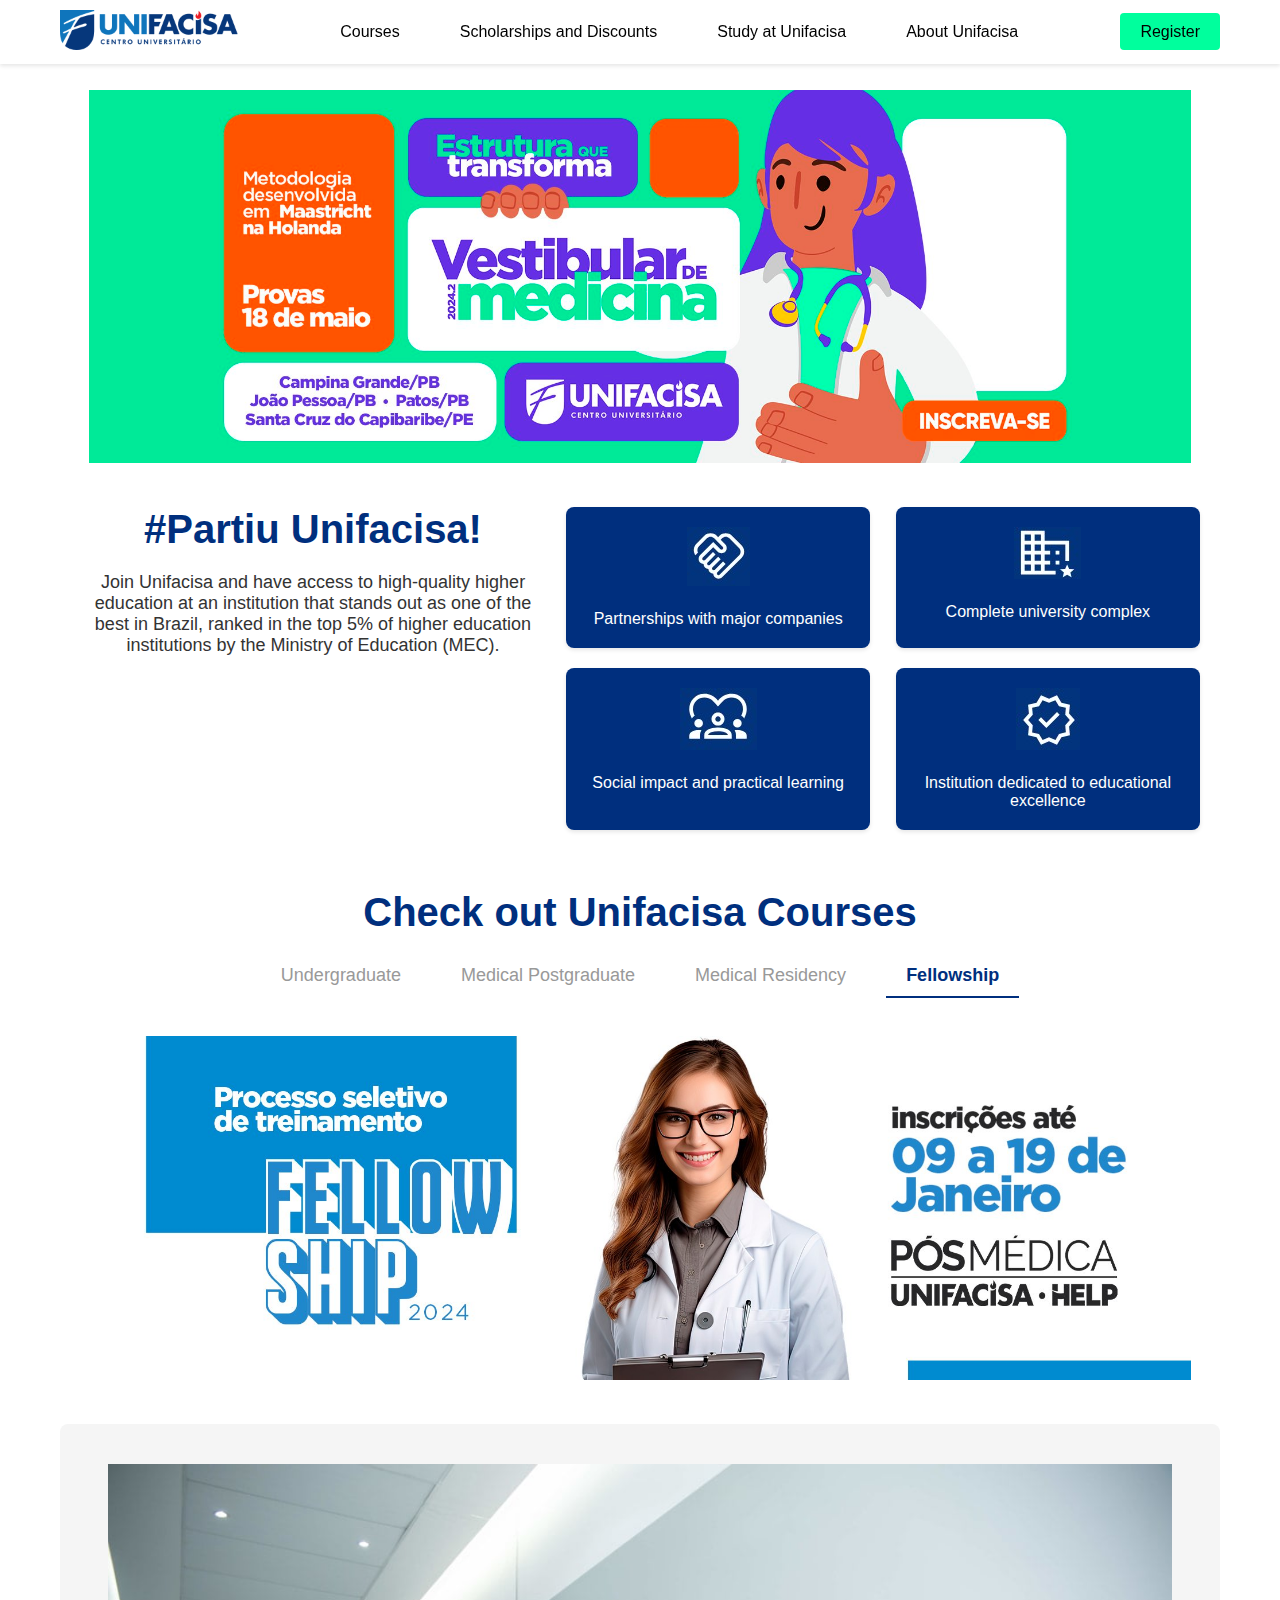
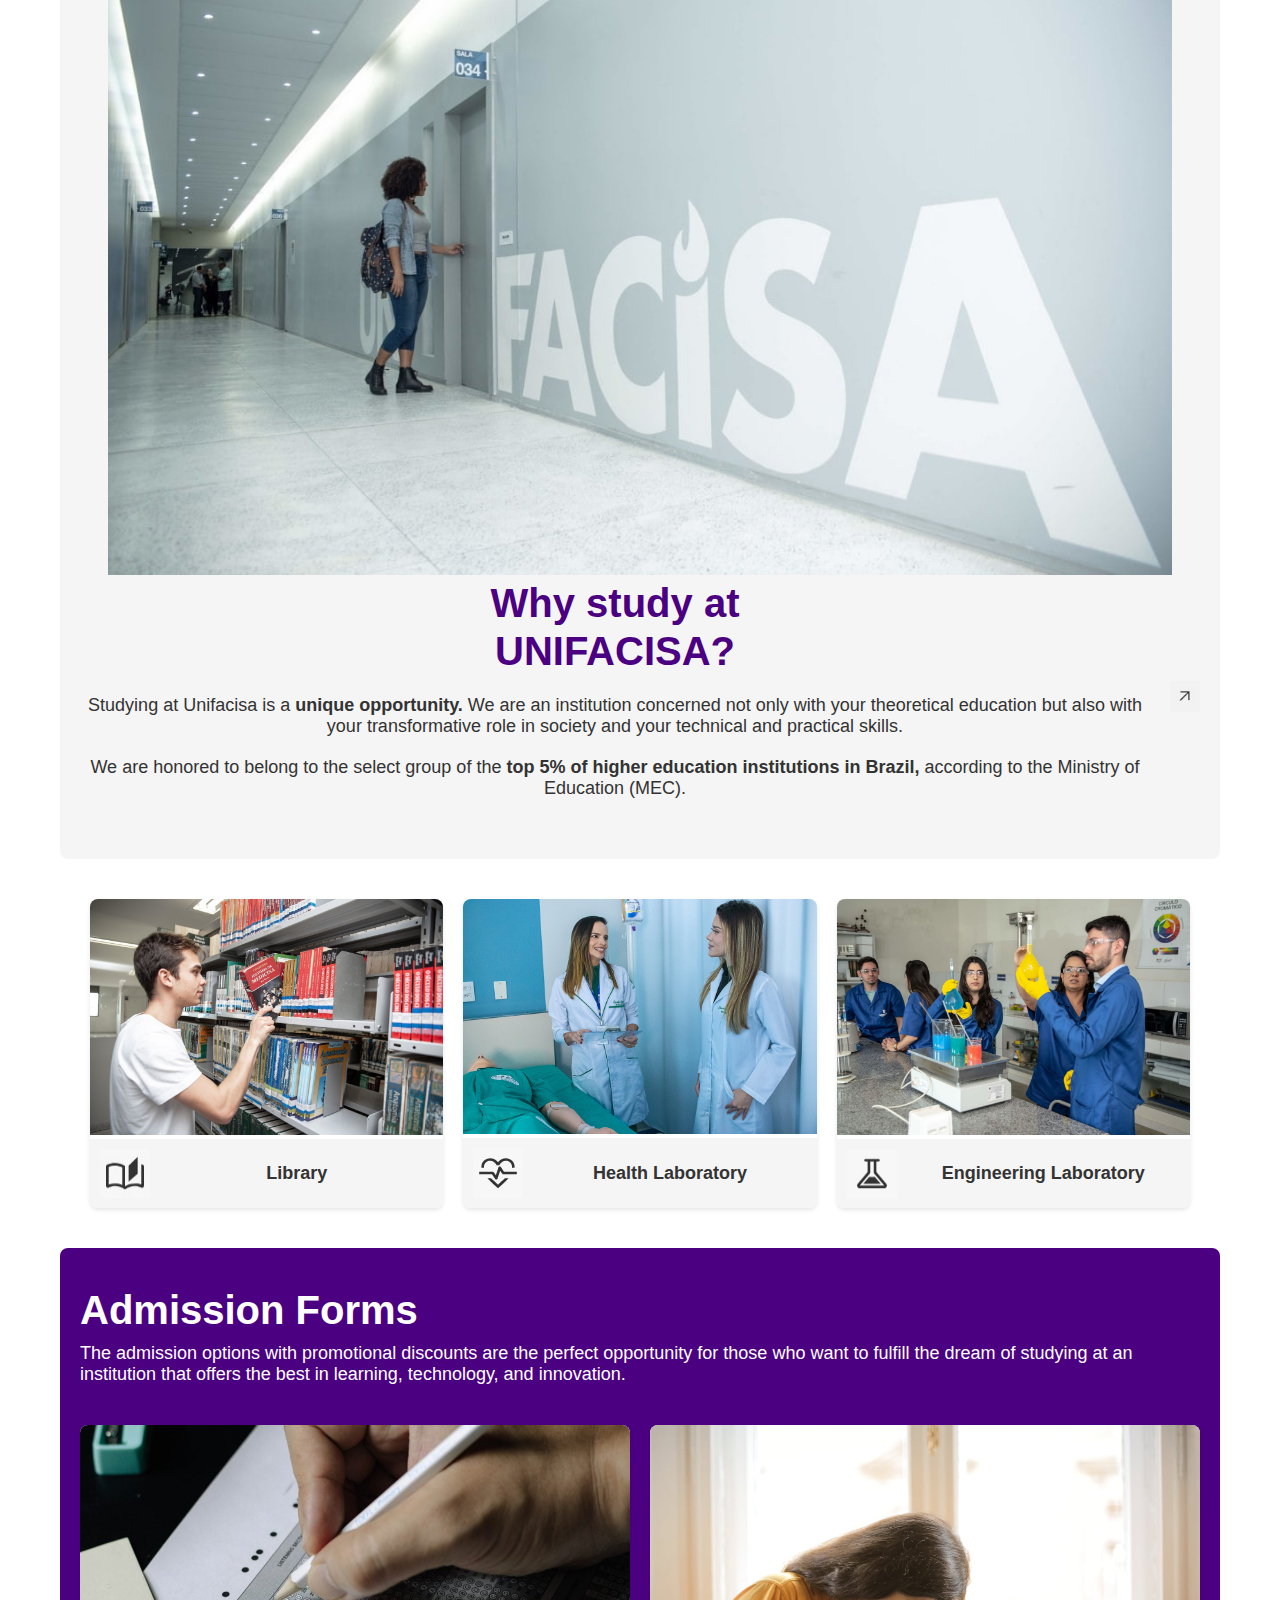
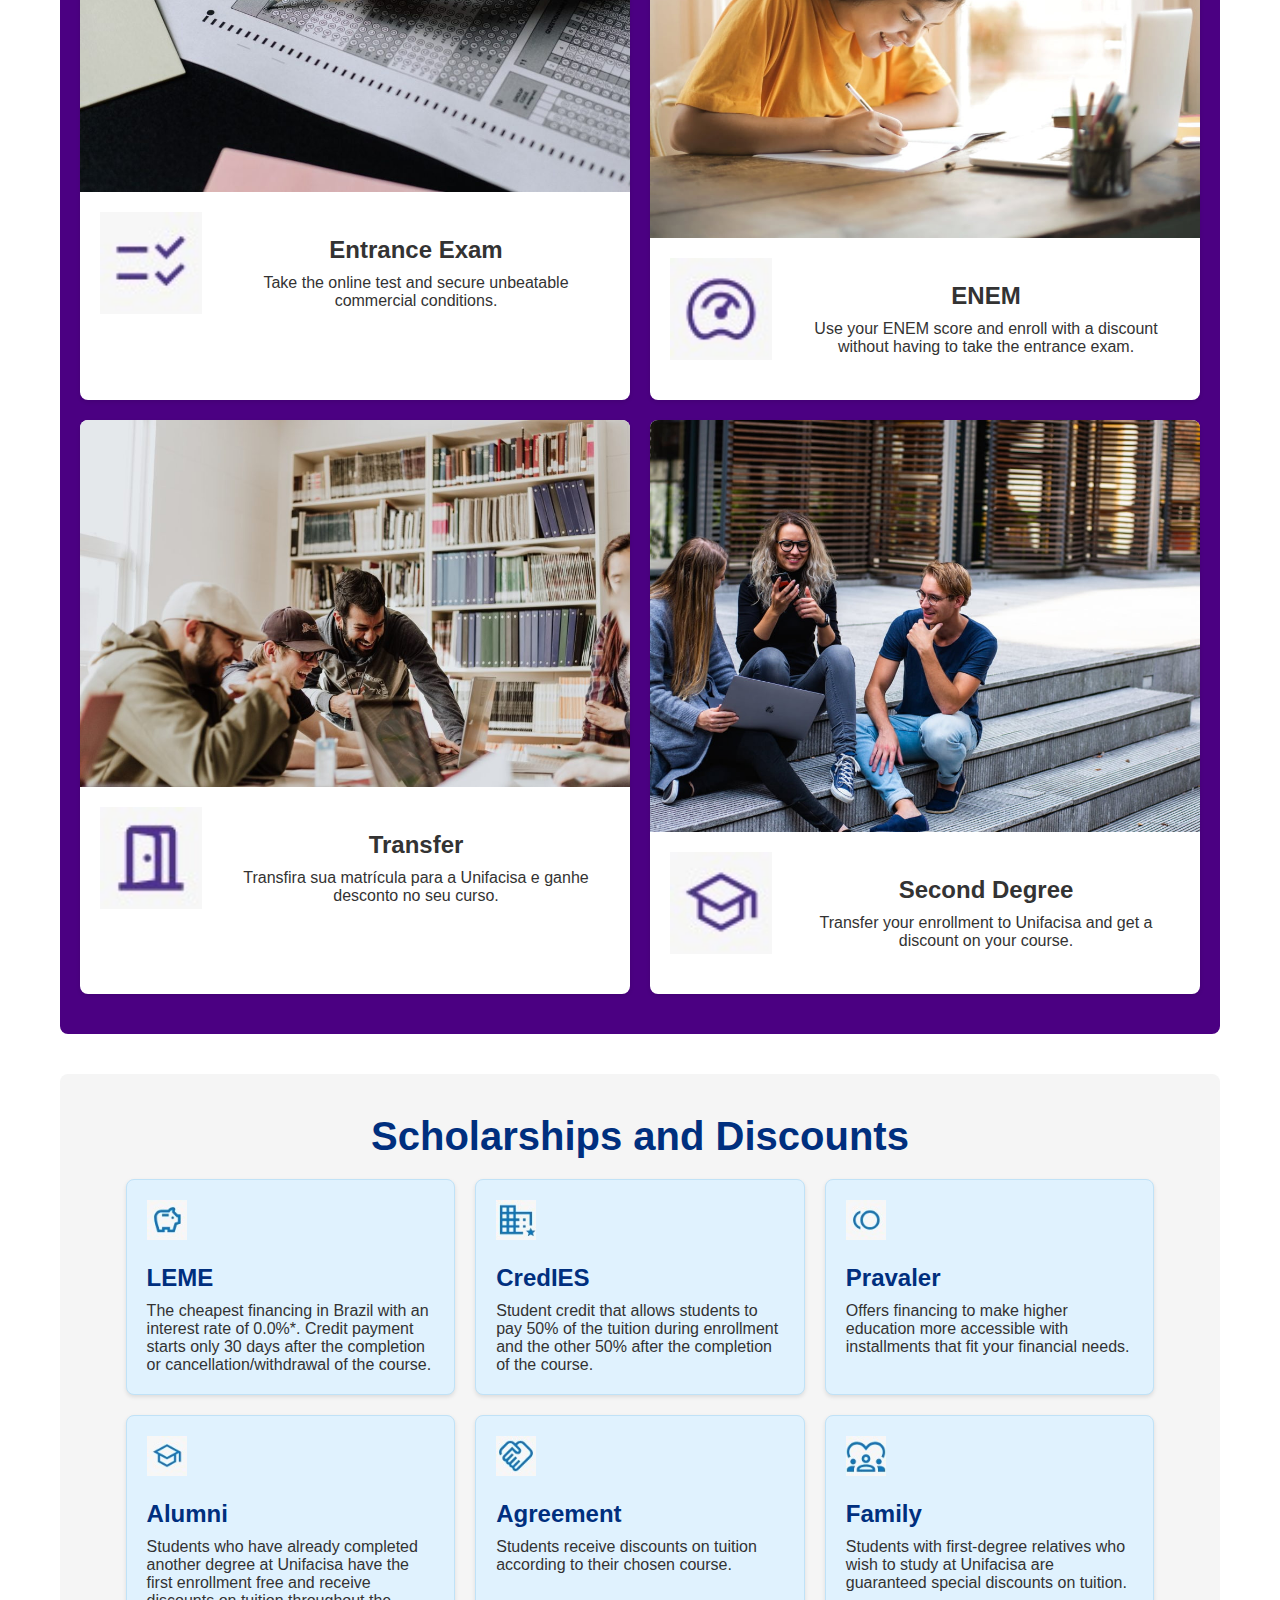
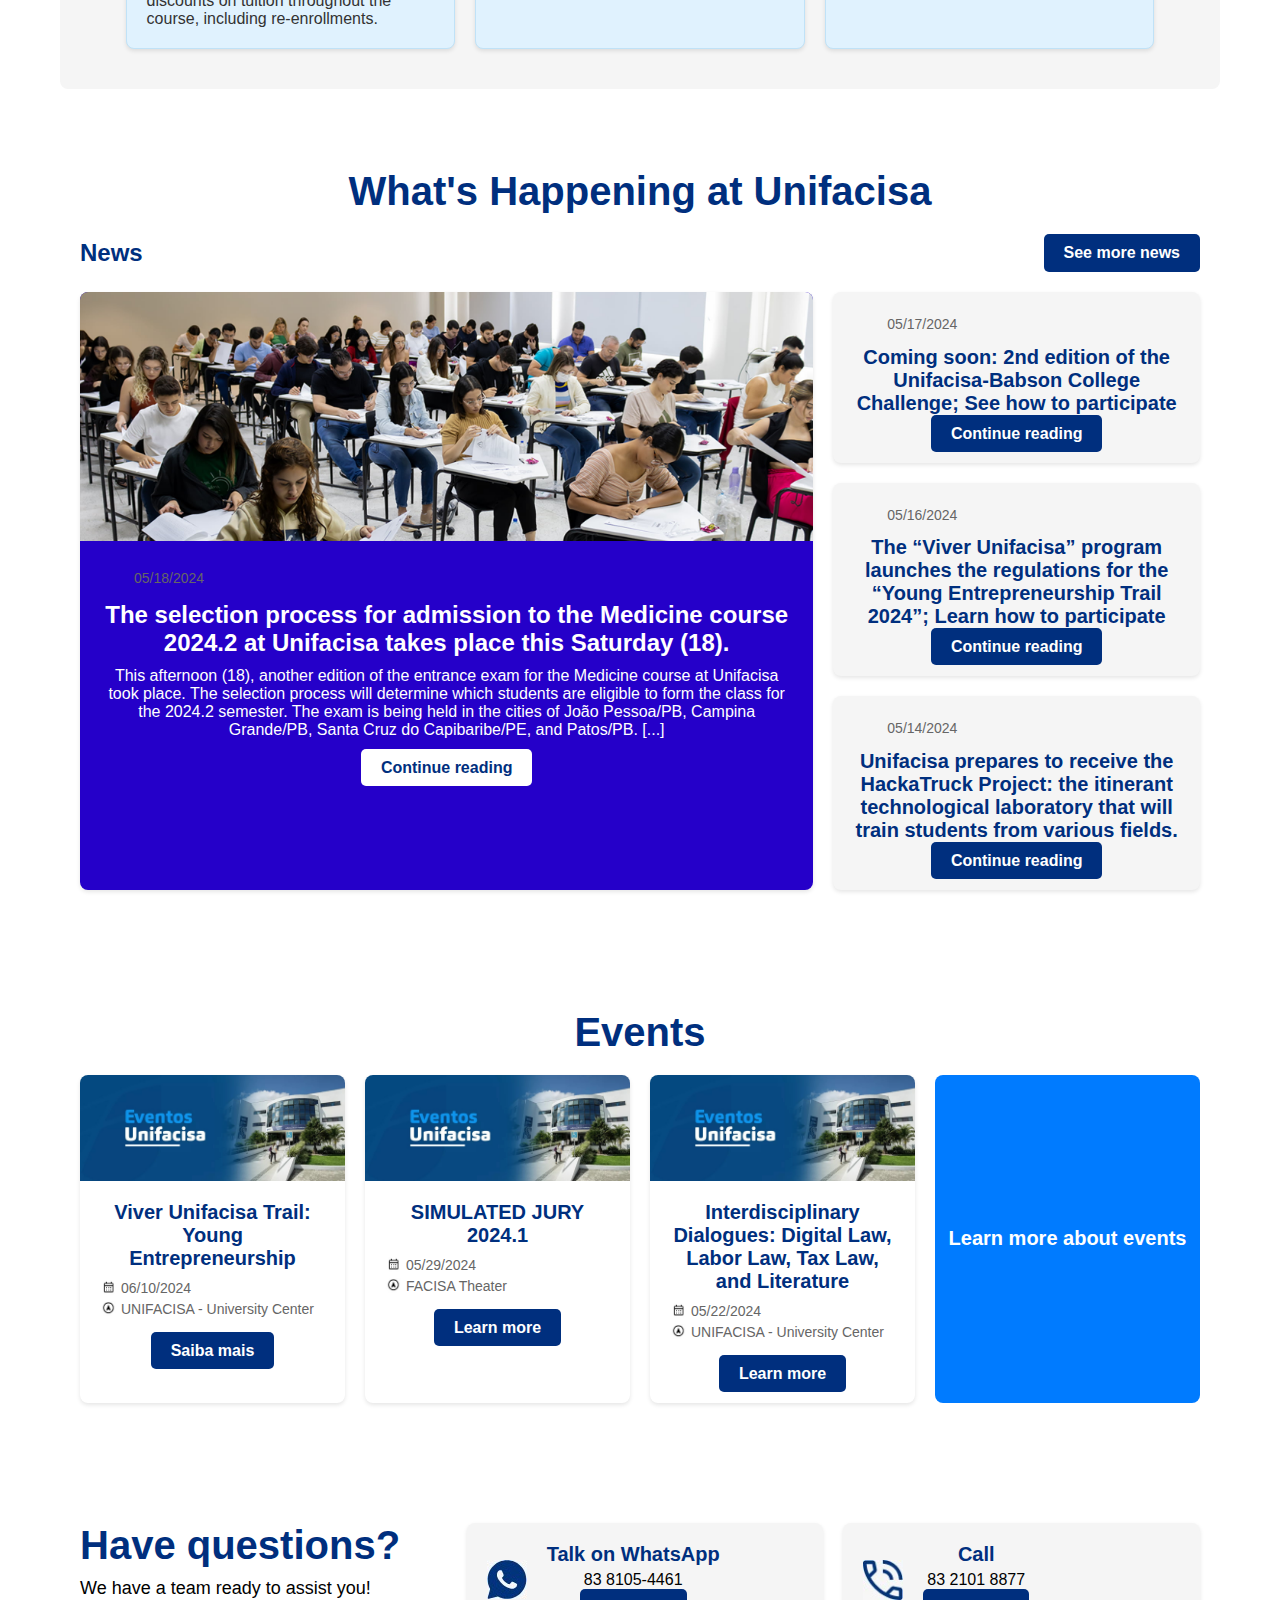
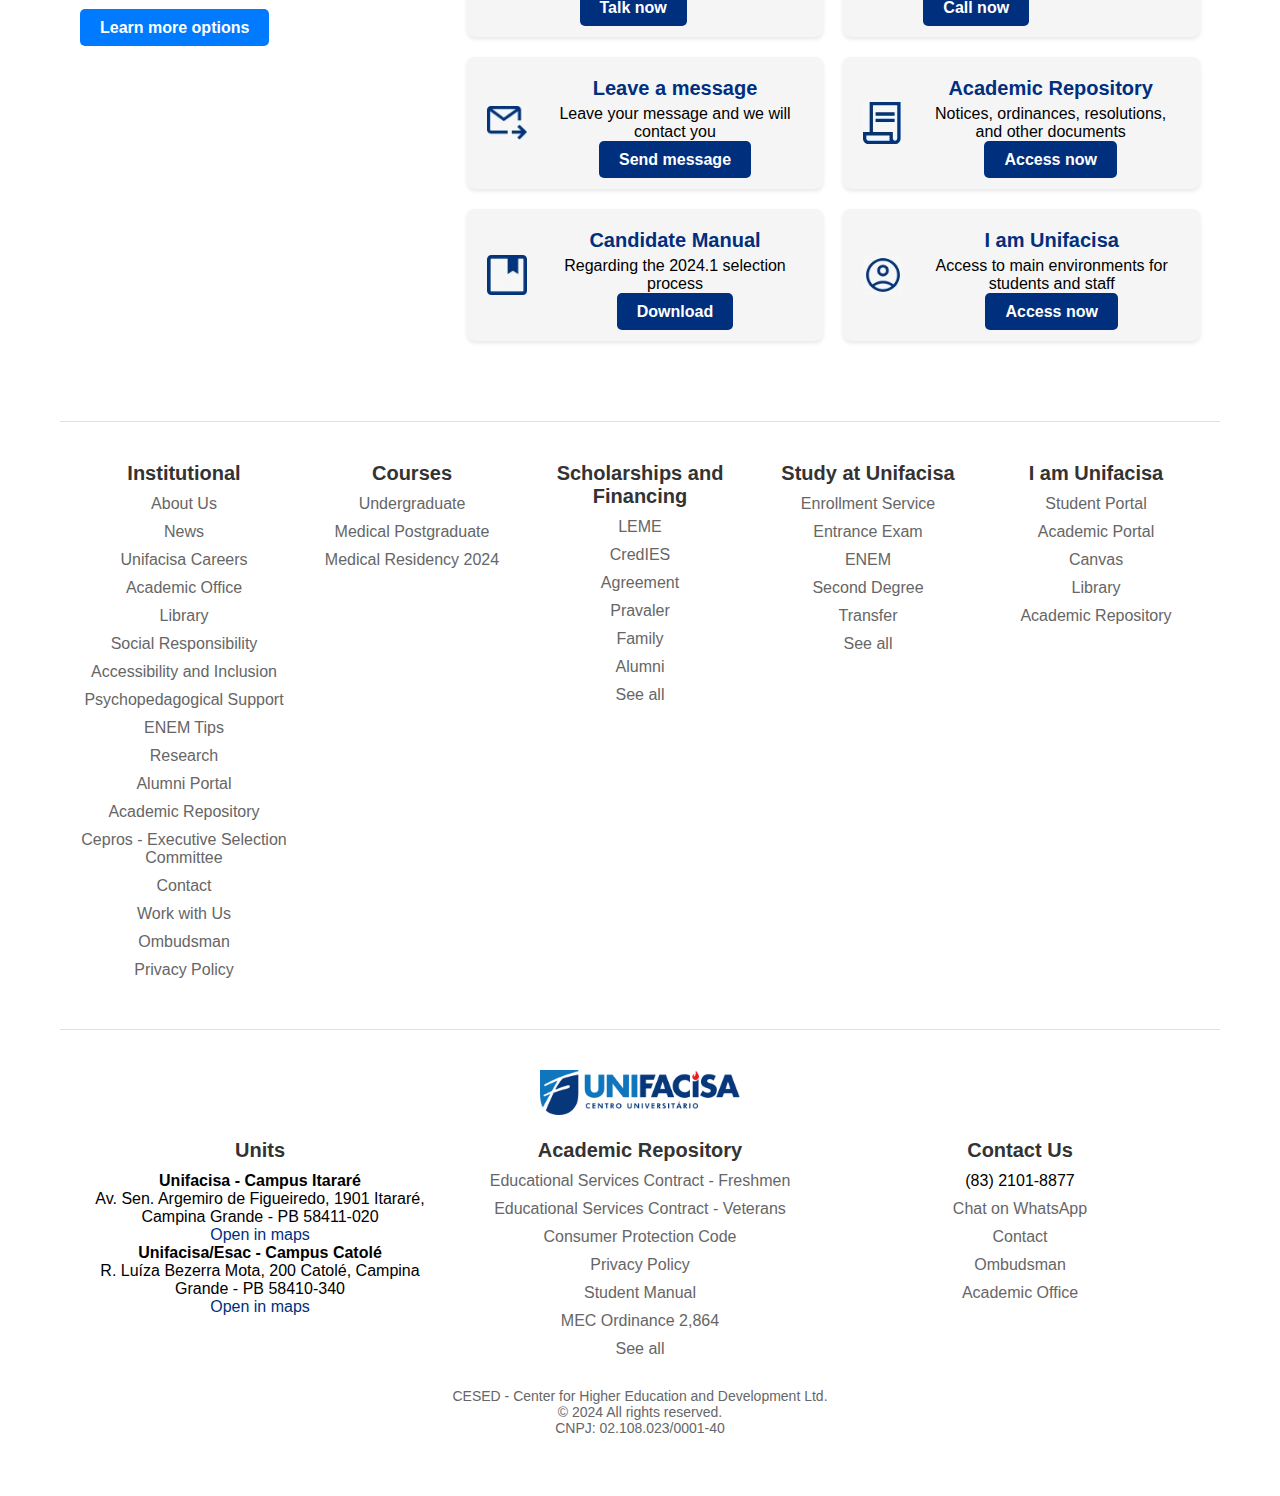
<file: index.html>
<!DOCTYPE html>

<html lang="en">
  <head>
    <meta charset="utf-8" />
    <meta content="width=device-width, initial-scale=1.0" name="viewport" />
    <link href="assets/styles.css" rel="stylesheet" />
    <title>Unifacisa Navbar</title>
  </head>
  <body>
    <nav class="navbar">
      <div class="navbar-container">
        <div class="logo">
          <img alt="Unifacisa Logo" src="assets/logo.png" />
        </div>
        <ul class="nav-links">
          <li class="dropdown">
            <a href="#">Courses</a>
            <ul class="dropdown-menu"></ul>
          </li>
          <li class="dropdown">
            <a href="#">Scholarships and Discounts</a>
            <ul class="dropdown-menu"></ul>
          </li>
          <li class="dropdown">
            <a href="#">Study at Unifacisa</a>
            <ul class="dropdown-menu"></ul>
          </li>
          <li class="dropdown">
            <a href="#">About Unifacisa</a>
            <ul class="dropdown-menu"></ul>
          </li>
        </ul>
        <div class="register">
          <a class="register-button" href="#">Register</a>
        </div>
      </div>
    </nav>
    <div class="container">
      <img id="baner" src="assets/Banner.jpg" />
      <div class="promo-section">
        <div class="promo-content">
          <div class="promo-text">
            <h2>#Partiu Unifacisa!</h2>
            <p>
              Join Unifacisa and have access to high-quality higher education at
              an institution that stands out as one of the best in Brazil,
              ranked in the top 5% of higher education institutions by the
              Ministry of Education (MEC).
            </p>
          </div>
          <div class="promo-cards">
            <div class="promo-card">
              <img
                alt="Parcerias com grandes empresas"
                src="assets/icone1.jpg"
              />
              <p>Partnerships with major companies</p>
            </div>
            <div class="promo-card">
              <img
                alt="Complexo universitário completo"
                src="assets/icone2.jpg"
              />
              <p>Complete university complex</p>
            </div>
            <div class="promo-card">
              <img
                alt="Impacto social e aprendizado prático"
                src="assets/icone3.jpg"
              />
              <p>Social impact and practical learning</p>
            </div>
            <div class="promo-card">
              <img
                alt="Instituição dedicada à excelência educacional"
                src="assets/icone4.jpg"
              />
              <p>Institution dedicated to educational excellence</p>
            </div>
          </div>
        </div>
      </div>
      <div class="courses-section">
        <h2>Check out Unifacisa Courses</h2>
        <div class="courses-list">
          <span class="course-item">Undergraduate</span>
          <span class="course-item">Medical Postgraduate</span>
          <span class="course-item">Medical Residency</span>
          <span class="course-item active">Fellowship</span>
        </div>
      </div>
      <img id="baner" src="assets/baner2.jpg" />
      <div class="why-study-section">
        <img id="baner" src="assets/baner3.jpg" />
        <div class="why-study-content">
          <div class="why-study-text">
            <h2>Why study at<br />UNIFACISA?</h2>
            <p>
              Studying at Unifacisa is a
              <strong> unique opportunity.</strong> We are an institution
              concerned not only with your theoretical education but also with
              your transformative role in society and your technical and
              practical skills.
            </p>
            <p>
              We are honored to belong to the select group of the
              <strong
                >top 5% of higher education institutions in Brazil,</strong
              >
              according to the Ministry of Education (MEC).
            </p>
          </div>
          <div class="arrow-icon">
            <img alt="Arrow Icon" src="assets/arrow-icon.jpg" />
          </div>
        </div>
      </div>
      <div class="facility-section">
        <div class="facility-card">
          <img alt="Biblioteca" src="assets/img1.jpg" />
          <div class="facility-info">
            <img
              alt="Ícone Biblioteca"
              class="facility-icon"
              src="assets/iconeimg1.jpg"
            />
            <span class="facility-title">Library</span>
          </div>
        </div>
        <div class="facility-card">
          <img alt="Laboratório de Saúde" src="assets/img2.jpg" />
          <div class="facility-info">
            <img
              alt="Ícone Laboratório de Saúde"
              class="facility-icon"
              src="assets/iconeimg2.jpg"
            />
            <span class="facility-title">Health Laboratory</span>
          </div>
        </div>
        <div class="facility-card">
          <img alt="Laboratório de Engenharia" src="assets/img3.jpg" />
          <div class="facility-info">
            <img
              alt="Ícone Laboratório de Engenharia"
              class="facility-icon"
              src="assets/iconeimg3.jpg"
            />
            <span class="facility-title">Engineering Laboratory</span>
          </div>
        </div>
      </div>
      <div class="admission-section">
        <div class="admission-header">
          <h2>Admission Forms</h2>
          <p>
            The admission options with promotional discounts are the perfect
            opportunity for those who want to fulfill the dream of studying at
            an institution that offers the best in learning, technology, and
            innovation.
          </p>
        </div>
        <div class="admission-cards">
          <div class="admission-card">
            <img alt="Vestibular" src="assets/imgg1.jpg" />
            <div class="card-content">
              <img
                alt="Ícone Vestibular"
                class="card-icon"
                src="assets/inc1.jpg"
              />
              <div class="card-text">
                <h3>Entrance Exam</h3>
                <p>
                  Take the online test and secure unbeatable commercial
                  conditions.
                </p>
              </div>
            </div>
          </div>
          <div class="admission-card">
            <img alt="ENEM" src="assets/imgg2.jpg" />
            <div class="card-content">
              <img alt="Ícone ENEM" class="card-icon" src="assets/inc2.jpg" />
              <div class="card-text">
                <h3>ENEM</h3>
                <p>
                  Use your ENEM score and enroll with a discount without having
                  to take the entrance exam.
                </p>
              </div>
            </div>
          </div>
          <div class="admission-card">
            <img alt="Transferência" src="assets/imgg3.jpg" />
            <div class="card-content">
              <img
                alt="Ícone Transferência"
                class="card-icon"
                src="assets/inc3.jpg"
              />
              <div class="card-text">
                <h3>Transfer</h3>
                <p>
                  Transfira sua matrícula para a Unifacisa e ganhe desconto no
                  seu curso.
                </p>
              </div>
            </div>
          </div>
          <div class="admission-card">
            <img alt="Segunda Graduação" src="assets/imgg4.jpg" />
            <div class="card-content">
              <img
                alt="Ícone Segunda Graduação"
                class="card-icon"
                src="assets/inc4.jpg"
              />
              <div class="card-text">
                <h3>Second Degree</h3>
                <p>
                  Transfer your enrollment to Unifacisa and get a discount on
                  your course.
                </p>
              </div>
            </div>
          </div>
        </div>
      </div>
      <div class="scholarships-section">
        <h2>Scholarships and Discounts</h2>
        <div class="scholarships-cards">
          <div class="scholarship-card">
            <img alt="LEME" class="card-icon" src="assets/incc1.jpg" />
            <h3>LEME</h3>
            <p>
              The cheapest financing in Brazil with an interest rate of 0.0%*.
              Credit payment starts only 30 days after the completion or
              cancellation/withdrawal of the course.
            </p>
          </div>
          <div class="scholarship-card">
            <img alt="CredIES" class="card-icon" src="assets/incc2.jpg" />
            <h3>CredIES</h3>
            <p>
              Student credit that allows students to pay 50% of the tuition
              during enrollment and the other 50% after the completion of the
              course.
            </p>
          </div>
          <div class="scholarship-card">
            <img alt="Pravaler" class="card-icon" src="assets/incc3.jpg" />
            <h3>Pravaler</h3>
            <p>
              Offers financing to make higher education more accessible with
              installments that fit your financial needs.
            </p>
          </div>
          <div class="scholarship-card">
            <img alt="Egresso" class="card-icon" src="assets/incc4.jpg" />
            <h3>Alumni</h3>
            <p>
              Students who have already completed another degree at Unifacisa
              have the first enrollment free and receive discounts on tuition
              throughout the course, including re-enrollments.
            </p>
          </div>
          <div class="scholarship-card">
            <img alt="Convênio" class="card-icon" src="assets/incc5.jpg" />
            <h3>Agreement</h3>
            <p>
              Students receive discounts on tuition according to their chosen
              course.
            </p>
          </div>
          <div class="scholarship-card">
            <img alt="Família" class="card-icon" src="assets/incc6.jpg" />
            <h3>Family</h3>
            <p>
              Students with first-degree relatives who wish to study at
              Unifacisa are guaranteed special discounts on tuition.
            </p>
          </div>
        </div>
      </div>
      <div class="news-section">
        <h2>What's Happening at Unifacisa</h2>
        <div class="news-header">
          <h3>News</h3>
          <a class="news-button" href="#">See more news</a>
        </div>
        <div class="news-container">
          <div class="main-news">
            <img alt="Notícia Principal" src="assets/img11.jpg" />
            <div class="news-content">
              <div class="news-date">
                <img alt="Ícone Calendário" src="assets/incazul.png" />
                <span>05/18/2024</span>
              </div>
              <h3>
                The selection process for admission to the Medicine course
                2024.2 at Unifacisa takes place this Saturday (18).
              </h3>
              <p>
                This afternoon (18), another edition of the entrance exam for
                the Medicine course at Unifacisa took place. The selection
                process will determine which students are eligible to form the
                class for the 2024.2 semester. The exam is being held in the
                cities of João Pessoa/PB, Campina Grande/PB, Santa Cruz do
                Capibaribe/PE, and Patos/PB. [...]
              </p>
              <a class="read-more-button" href="#">Continue reading</a>
            </div>
          </div>
          <div class="side-news">
            <div class="news-card">
              <div class="news-content">
                <div class="news-date">
                  <img alt="Ícone Calendário" src="assets/incb.png" />
                  <span>05/17/2024</span>
                </div>
                <h3>
                  Coming soon: 2nd edition of the Unifacisa-Babson College
                  Challenge; See how to participate
                </h3>
                <a class="read-more-button" href="#">Continue reading</a>
              </div>
            </div>
            <div class="news-card">
              <div class="news-content">
                <div class="news-date">
                  <img alt="Ícone Calendário" src="assets/incb.png" />
                  <span>05/16/2024</span>
                </div>
                <h3>
                  The “Viver Unifacisa” program launches the regulations for the
                  “Young Entrepreneurship Trail 2024”; Learn how to participate
                </h3>
                <a class="read-more-button" href="#">Continue reading</a>
              </div>
            </div>
            <div class="news-card">
              <div class="news-content">
                <div class="news-date">
                  <img alt="Ícone Calendário" src="assets/incb.png" />
                  <span>05/14/2024</span>
                </div>
                <h3>
                  Unifacisa prepares to receive the HackaTruck Project: the
                  itinerant technological laboratory that will train students
                  from various fields.
                </h3>
                <a class="read-more-button" href="#">Continue reading</a>
              </div>
            </div>
          </div>
        </div>
      </div>
      <div class="events-section">
        <h2>Events</h2>
        <div class="events-container">
          <div class="event-card">
            <img alt="Evento 1" src="assets/iiimg.jpg" />
            <div class="event-content">
              <h3>Viver Unifacisa Trail: Young Entrepreneurship</h3>
              <div class="event-info">
                <div class="event-date">
                  <img alt="Ícone Data" src="assets/dinc.jpg" />
                  <span>06/10/2024</span>
                </div>
                <div class="event-location">
                  <img alt="Ícone Local" src="assets/sinc.jpg" />
                  <span>UNIFACISA - University Center</span>
                </div>
              </div>
              <a class="event-button" href="#">Saiba mais</a>
            </div>
          </div>
          <div class="event-card">
            <img alt="Evento 2" src="assets/iiimg.jpg" />
            <div class="event-content">
              <h3>SIMULATED JURY 2024.1</h3>
              <div class="event-info">
                <div class="event-date">
                  <img alt="Ícone Data" src="assets/dinc.jpg" />
                  <span>05/29/2024</span>
                </div>
                <div class="event-location">
                  <img alt="Ícone Local" src="assets/sinc.jpg" />
                  <span>FACISA Theater</span>
                </div>
              </div>
              <a class="event-button" href="#"> Learn more</a>
            </div>
          </div>
          <div class="event-card">
            <img alt="Evento 3" src="assets/iiimg.jpg" />
            <div class="event-content">
              <h3>
                Interdisciplinary Dialogues: Digital Law, Labor Law, Tax Law,
                and Literature
              </h3>
              <div class="event-info">
                <div class="event-date">
                  <img alt="Ícone Data" src="assets/dinc.jpg" />
                  <span>05/22/2024</span>
                </div>
                <div class="event-location">
                  <img alt="Ícone Local" src="assets/sinc.jpg" />
                  <span>UNIFACISA - University Center</span>
                </div>
              </div>
              <a class="event-button" href="#">Learn more</a>
            </div>
          </div>
          <div class="more-events">
            <a href="#">Learn more about events</a>
          </div>
        </div>
      </div>
      <div class="doubts-section">
        <div class="doubts-left">
          <h2>Have questions?</h2>
          <p>We have a team ready to assist you!</p>
          <a href="#" class="main-button">Learn more options</a>
        </div>
        <div class="doubts-right">
          <div class="doubt-card">
            <img src="assets/innnc1.jpg" alt="WhatsApp Icon" />
            <div class="doubt-content">
              <h3>Talk on WhatsApp</h3>
              <p>83 8105-4461</p>
              <a href="#" class="action-button">Talk now</a>
            </div>
          </div>
          <div class="doubt-card">
            <img src="assets/innnc2.jpg" alt="Call Icon" />
            <div class="doubt-content">
              <h3>Call</h3>
              <p>83 2101 8877</p>
              <a href="#" class="action-button">Call now</a>
            </div>
          </div>
          <div class="doubt-card">
            <img src="assets/innnc3.jpg" alt="Message Icon" />
            <div class="doubt-content">
              <h3>Leave a message</h3>
              <p>Leave your message and we will contact you</p>
              <a href="#" class="action-button">Send message</a>
            </div>
          </div>
          <div class="doubt-card">
            <img src="assets/innnc4.jpg" alt="Repository Icon" />
            <div class="doubt-content">
              <h3>Academic Repository</h3>
              <p>Notices, ordinances, resolutions, and other documents</p>
              <a href="#" class="action-button">Access now</a>
            </div>
          </div>
          <div class="doubt-card">
            <img src="assets/innnc5.jpg" alt="Manual Icon" />
            <div class="doubt-content">
              <h3>Candidate Manual</h3>
              <p>Regarding the 2024.1 selection process</p>
              <a href="#" class="action-button">Download</a>
            </div>
          </div>
          <div class="doubt-card">
            <img src="assets/innnc6.jpg" alt="Unifacisa Icon" />
            <div class="doubt-content">
              <h3>I am Unifacisa</h3>
              <p>Access to main environments for students and staff</p>
              <a href="#" class="action-button">Access now</a>
            </div>
          </div>
        </div>
      </div>
      <footer class="footer-section">
        <div class="footer-container">
          <div class="footer-column">
            <h3>Institutional</h3>
            <ul>
              <li><a href="#">About Us</a></li>
              <li><a href="#">News</a></li>
              <li><a href="#">Unifacisa Careers</a></li>
              <li><a href="#">Academic Office</a></li>
              <li><a href="#">Library</a></li>
              <li><a href="#">Social Responsibility</a></li>
              <li><a href="#">Accessibility and Inclusion</a></li>
              <li><a href="#">Psychopedagogical Support</a></li>
              <li><a href="#">ENEM Tips</a></li>
              <li><a href="#">Research</a></li>
              <li><a href="#">Alumni Portal</a></li>
              <li><a href="#">Academic Repository</a></li>
              <li><a href="#">Cepros - Executive Selection Committee</a></li>
              <li><a href="#">Contact</a></li>
              <li><a href="#">Work with Us</a></li>
              <li><a href="#">Ombudsman</a></li>
              <li><a href="#">Privacy Policy</a></li>
            </ul>
          </div>
          <div class="footer-column">
            <h3>Courses</h3>
            <ul>
              <li><a href="#">Undergraduate</a></li>
              <li><a href="#">Medical Postgraduate</a></li>
              <li><a href="#">Medical Residency 2024</a></li>
            </ul>
          </div>
          <div class="footer-column">
            <h3>Scholarships and Financing</h3>
            <ul>
              <li><a href="#">LEME</a></li>
              <li><a href="#">CredIES</a></li>
              <li><a href="#">Agreement</a></li>
              <li><a href="#">Pravaler</a></li>
              <li><a href="#">Family</a></li>
              <li><a href="#">Alumni</a></li>
              <li><a href="#">See all</a></li>
            </ul>
          </div>
          <div class="footer-column">
            <h3>Study at Unifacisa</h3>
            <ul>
              <li><a href="#">Enrollment Service</a></li>
              <li><a href="#">Entrance Exam</a></li>
              <li><a href="#">ENEM</a></li>
              <li><a href="#">Second Degree</a></li>
              <li><a href="#">Transfer</a></li>
              <li><a href="#">See all</a></li>
            </ul>
          </div>
          <div class="footer-column">
            <h3>I am Unifacisa</h3>
            <ul>
              <li><a href="#">Student Portal</a></li>
              <li><a href="#">Academic Portal</a></li>
              <li><a href="#">Canvas</a></li>
              <li><a href="#">Library</a></li>
              <li><a href="#">Academic Repository</a></li>
            </ul>
          </div>
        </div>
      </footer>
      <footer class="footer-section">
        <div class="footer-logo">
          <img src="assets/logo.png" alt="Unifacisa Logo" />
        </div>
        <div class="footer-container">
          <div class="footer-column">
            <h3>Units</h3>
            <p>
              <strong>Unifacisa - Campus Itararé</strong><br />
              Av. Sen. Argemiro de Figueiredo, 1901 Itararé, Campina Grande - PB
              58411-020<br />
              <a href="#">Open in maps</a>
            </p>
            <p>
              <strong>Unifacisa/Esac - Campus Catolé</strong><br />
              R. Luíza Bezerra Mota, 200 Catolé, Campina Grande - PB
              58410-340<br />
              <a href="#">Open in maps</a>
            </p>
          </div>
          <div class="footer-column">
            <h3>Academic Repository</h3>
            <ul>
              <li>
                <a href="#">Educational Services Contract - Freshmen</a>
              </li>
              <li>
                <a href="#">Educational Services Contract - Veterans</a>
              </li>
              <li><a href="#">Consumer Protection Code</a></li>
              <li><a href="#">Privacy Policy</a></li>
              <li><a href="#">Student Manual</a></li>
              <li><a href="#">MEC Ordinance 2,864</a></li>
              <li><a href="#">See all</a></li>
            </ul>
          </div>
          <div class="footer-column">
            <h3>Contact Us</h3>
            <ul>
              <li>(83) 2101-8877</li>
              <li><a href="#">Chat on WhatsApp</a></li>
              <li><a href="#">Contact</a></li>
              <li><a href="#">Ombudsman</a></li>
              <li><a href="#">Academic Office</a></li>
            </ul>
          </div>
        </div>
        <div class="footer-bottom">
          <p>
            CESED - Center for Higher Education and Development Ltd.<br />
            © 2024 All rights reserved.<br />
            CNPJ: 02.108.023/0001-40
          </p>
        </div>
      </footer>
    </div>
  </body>
</html>
</file>
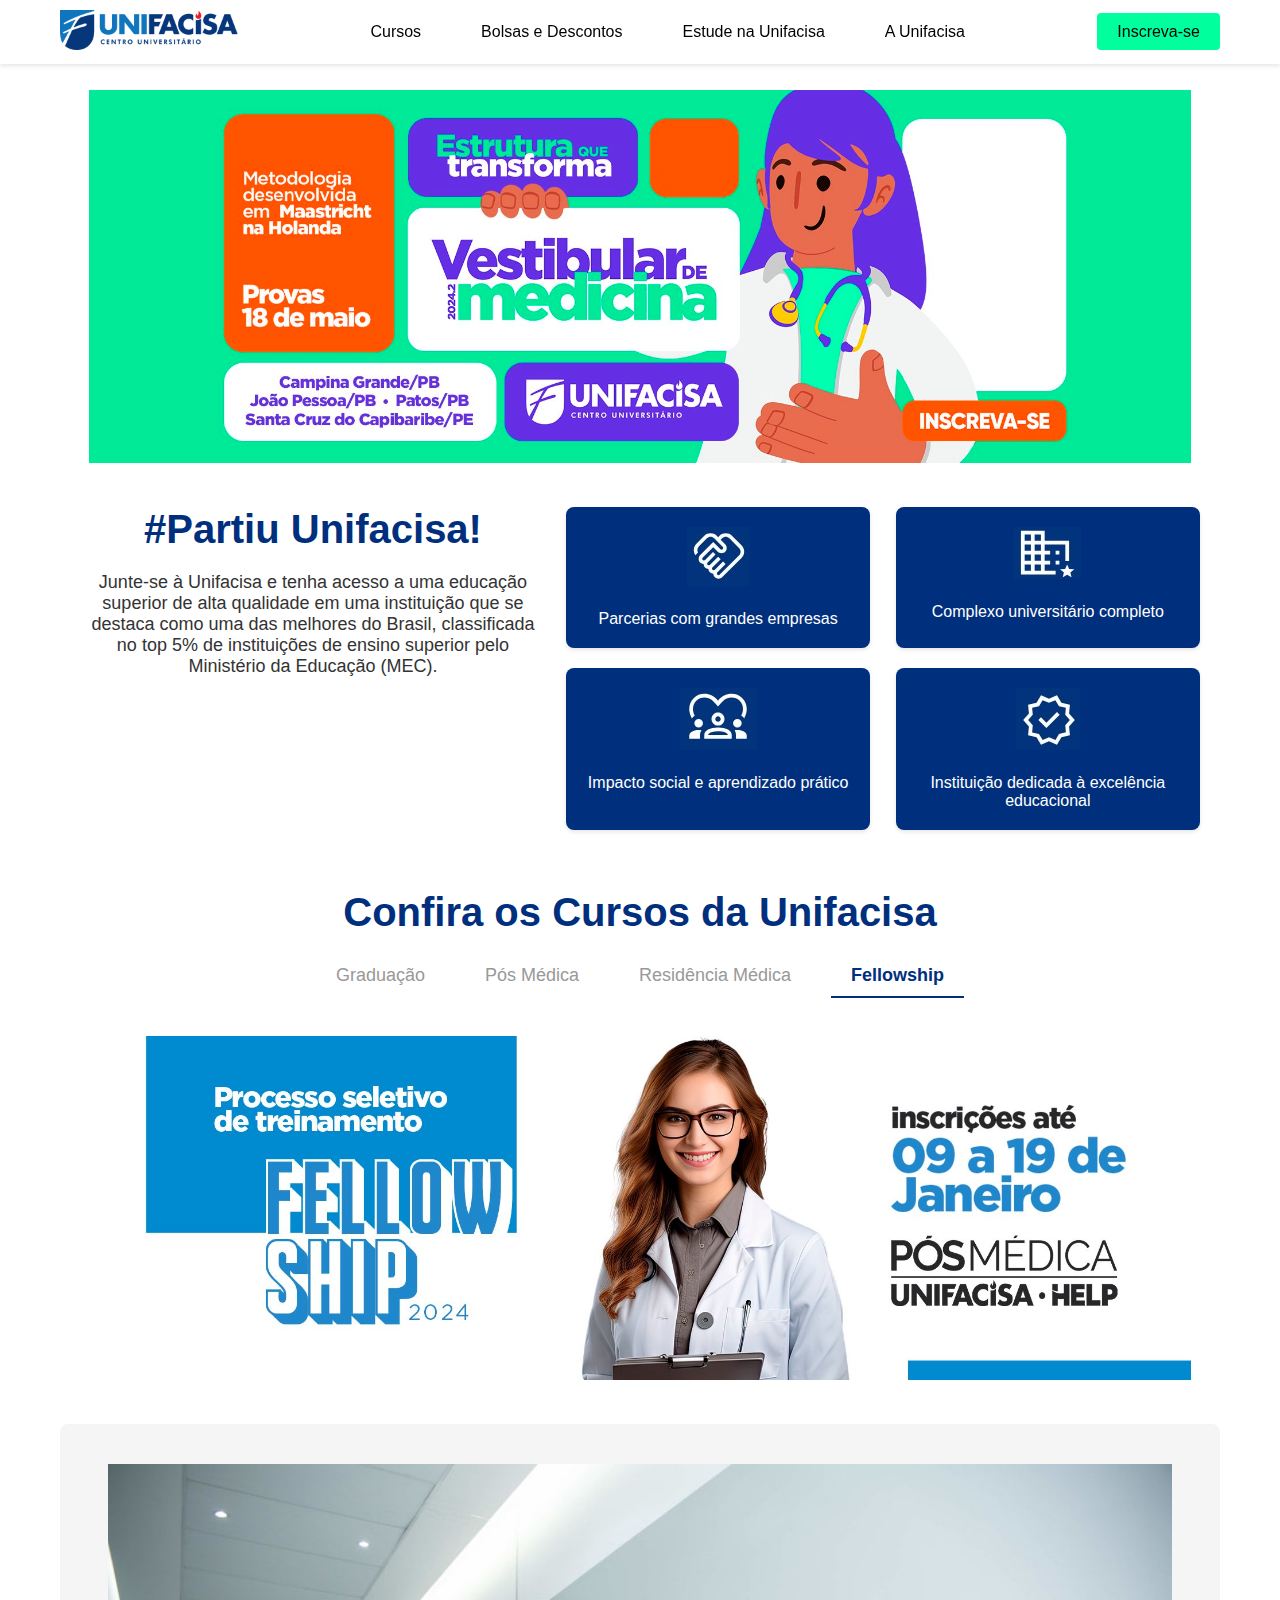
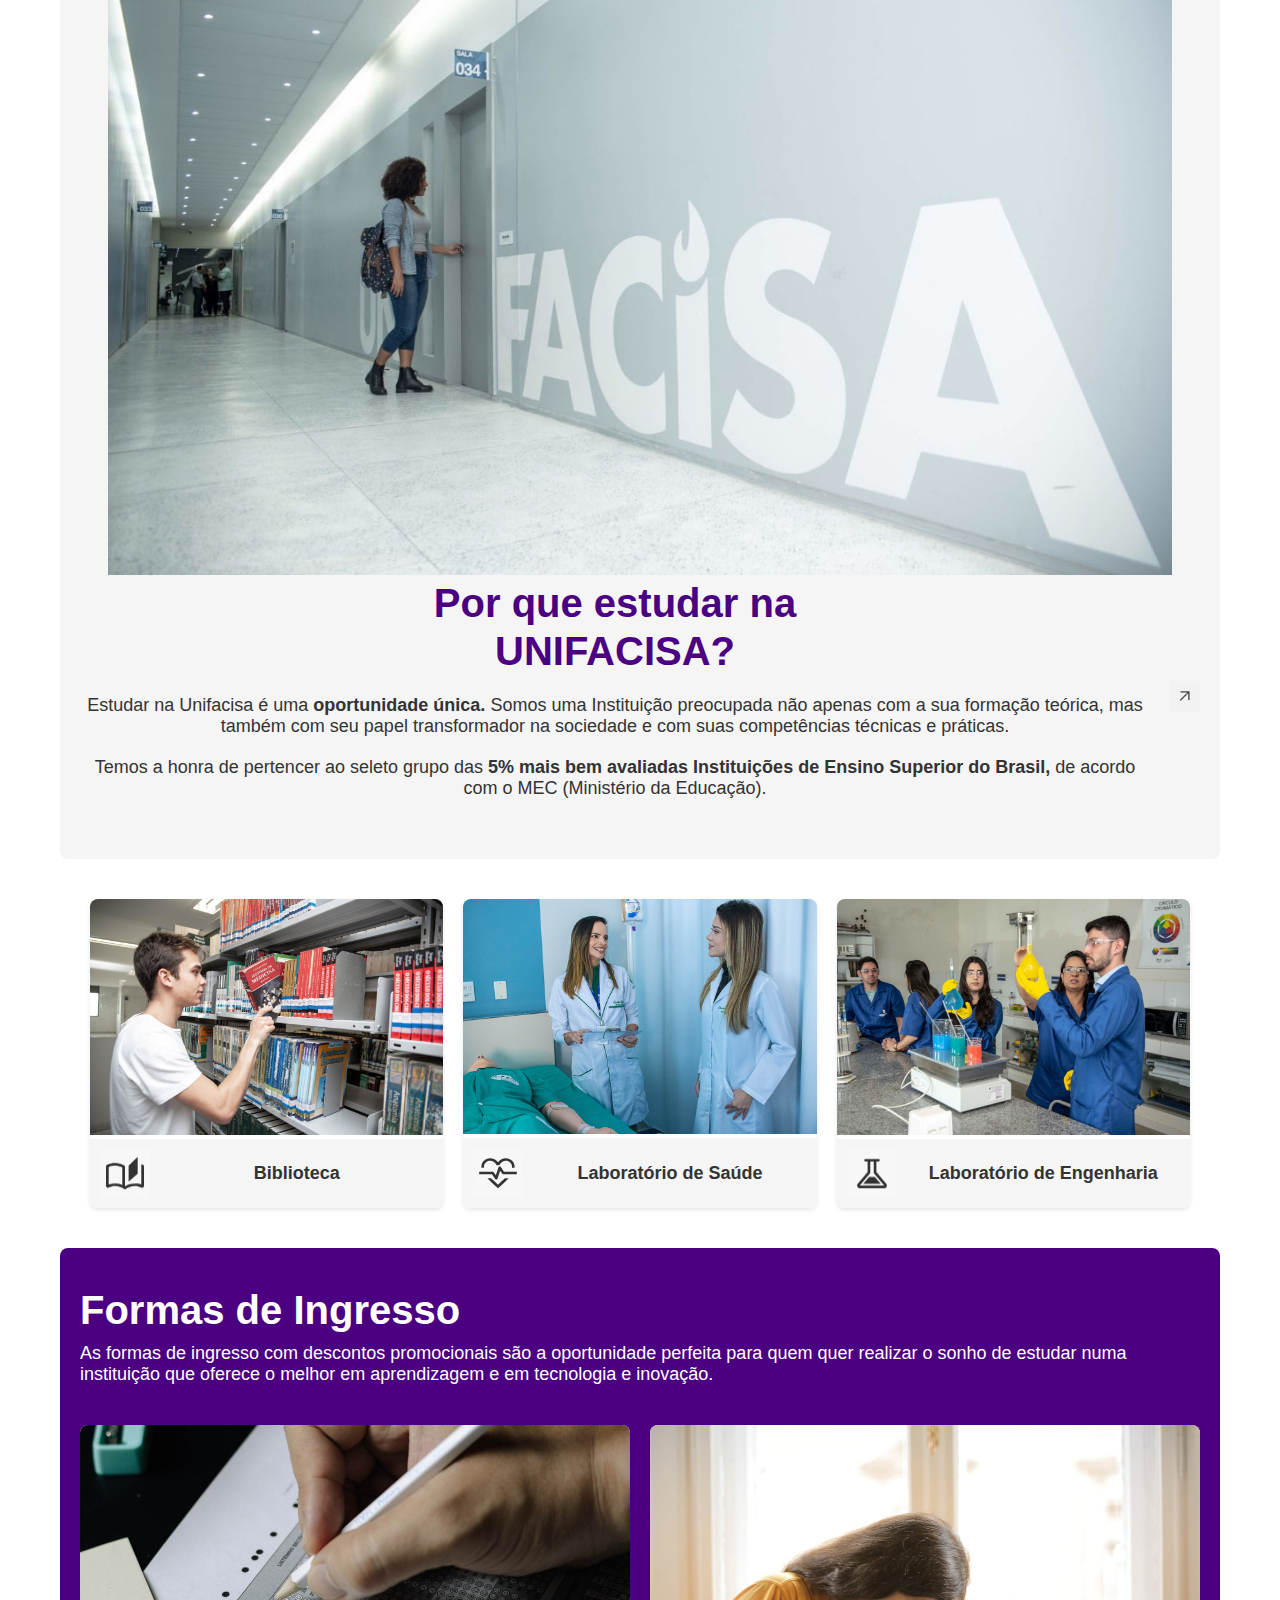
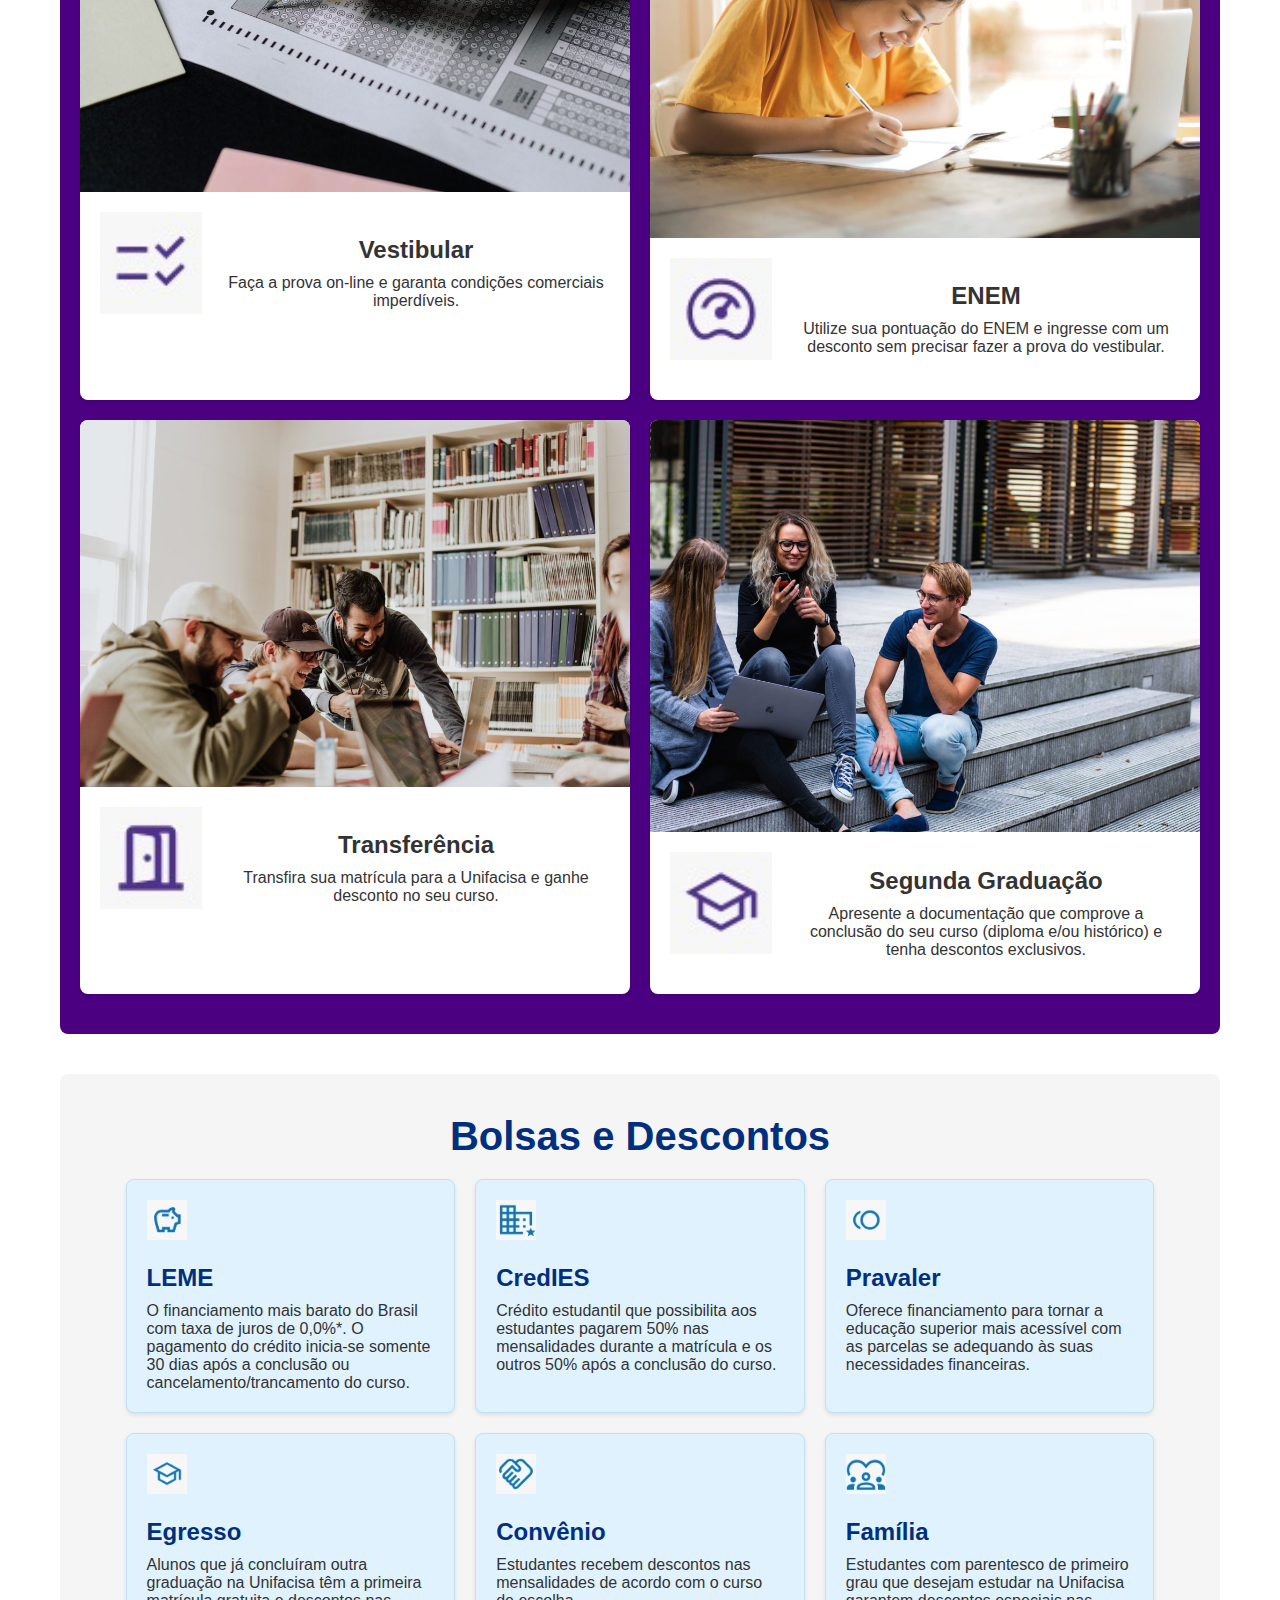
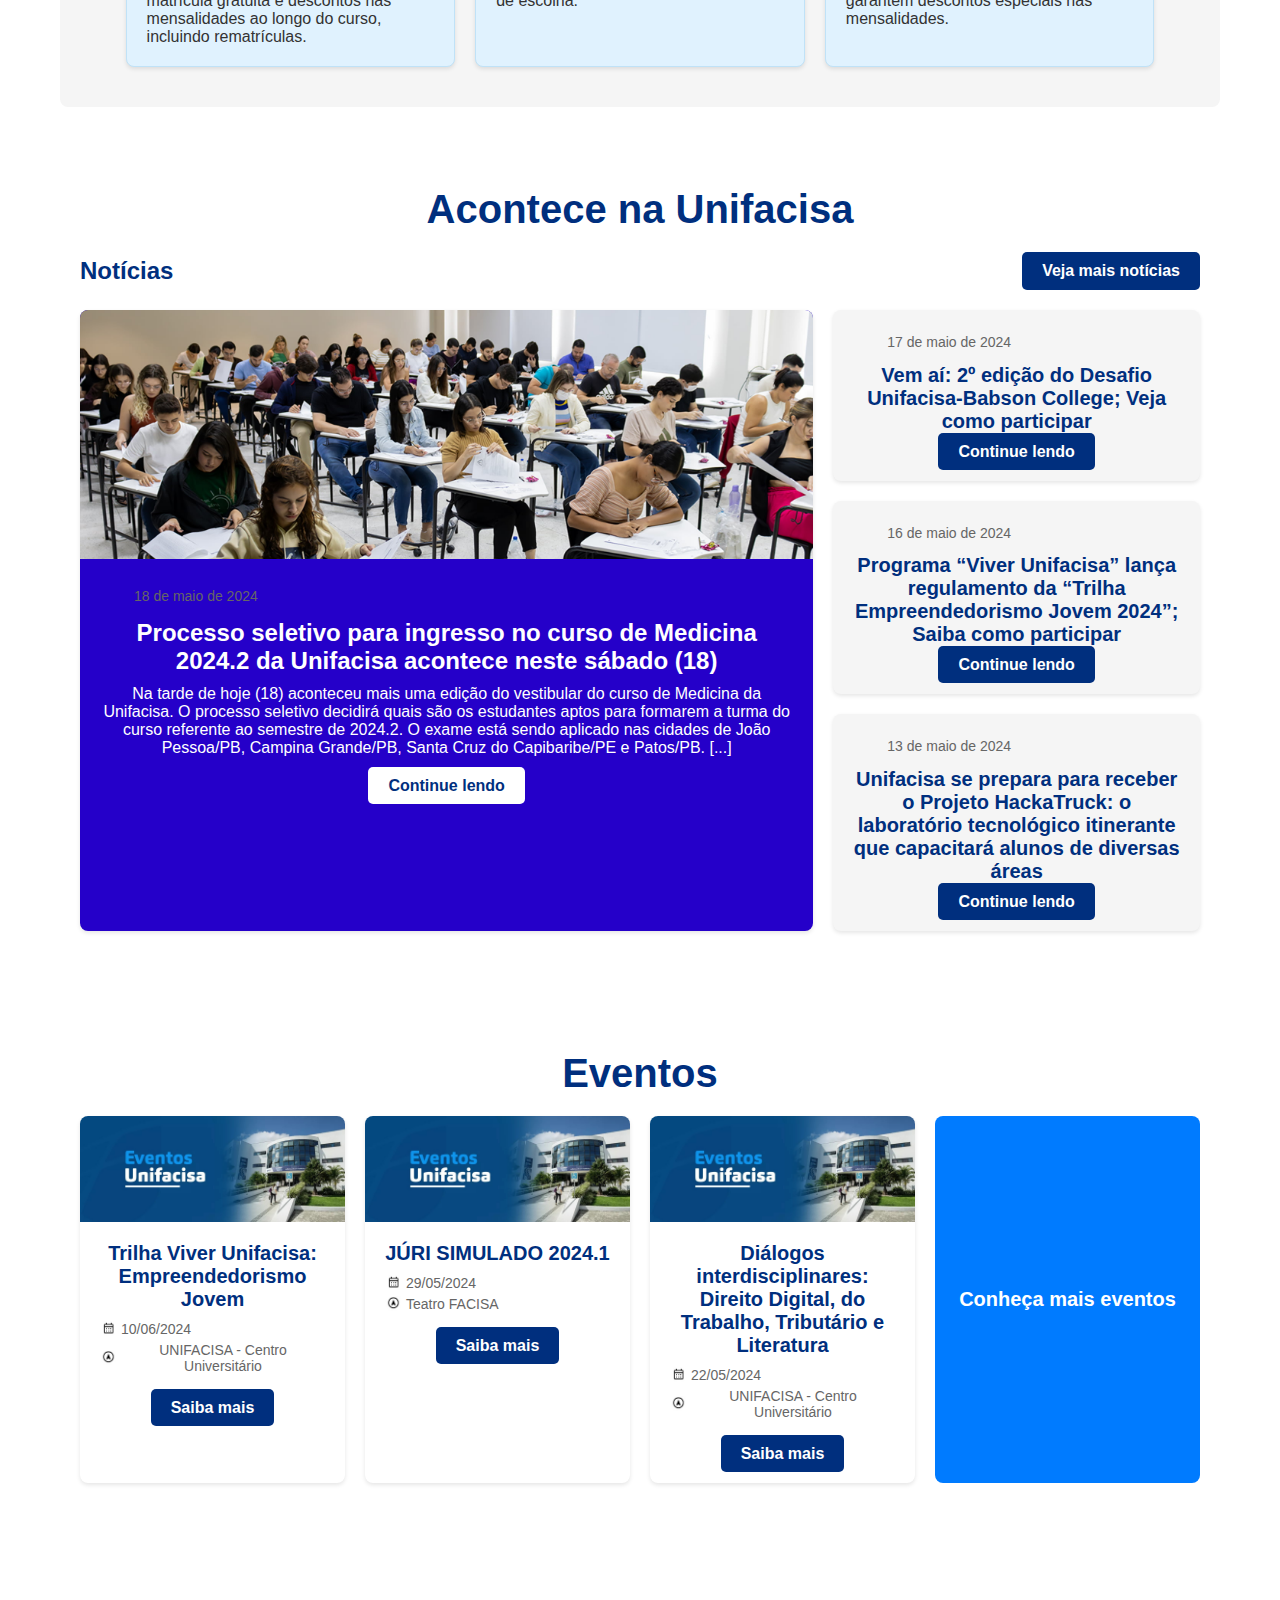
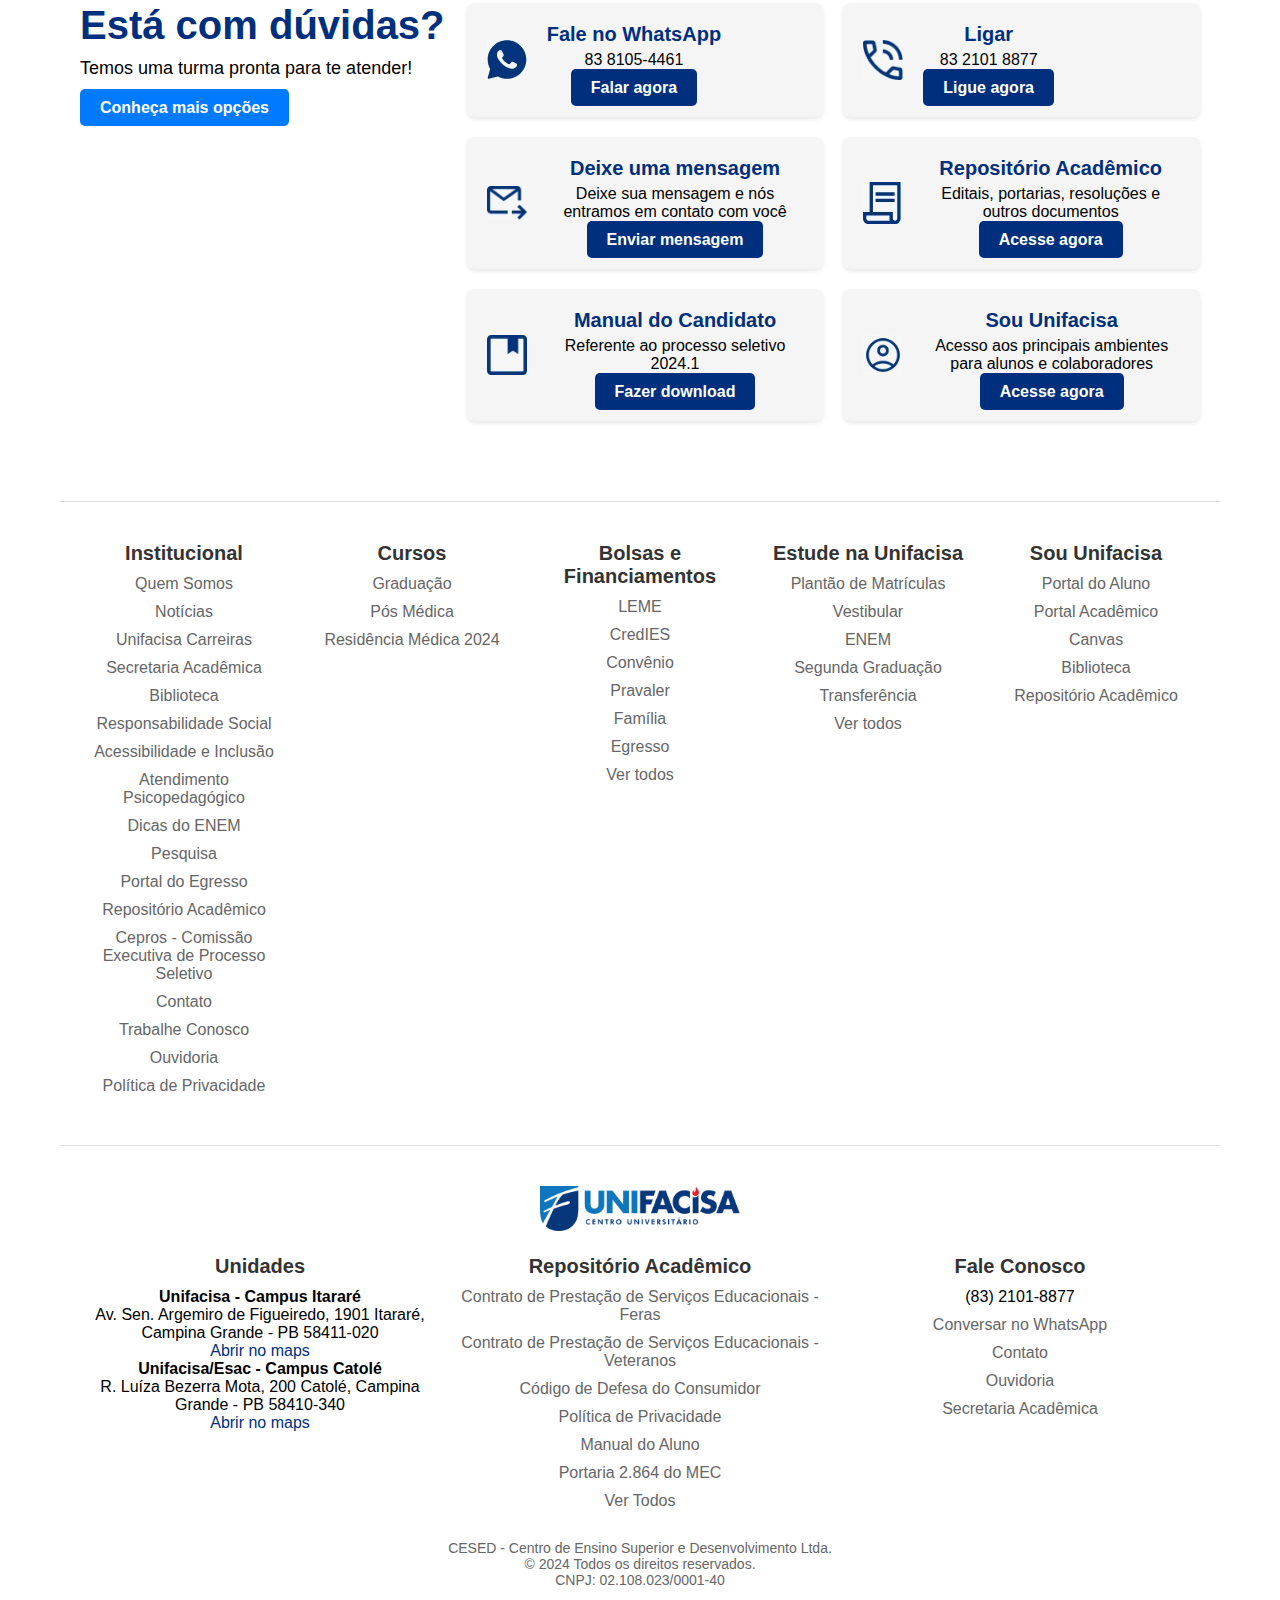
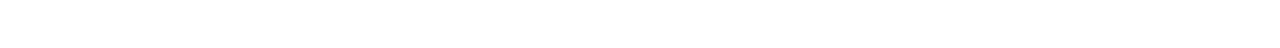
<file: indexptbr.html>
<!DOCTYPE html>
<html lang="en">
  <head>
    <meta charset="UTF-8" />
    <meta name="viewport" content="width=device-width, initial-scale=1.0" />
    <link rel="stylesheet" href="assets/styles.css" />
    <title>Unifacisa Navbar</title>
  </head>
  <body>
    <nav class="navbar">
      <div class="navbar-container">
        <div class="logo">
          <img src="assets/logo.png" alt="Unifacisa Logo" />
        </div>
        <ul class="nav-links">
          <li class="dropdown">
            <a href="#">Cursos</a>
            <ul class="dropdown-menu"></ul>
          </li>
          <li class="dropdown">
            <a href="#">Bolsas e Descontos</a>
            <ul class="dropdown-menu"></ul>
          </li>
          <li class="dropdown">
            <a href="#">Estude na Unifacisa</a>
            <ul class="dropdown-menu"></ul>
          </li>
          <li class="dropdown">
            <a href="#">A Unifacisa</a>
            <ul class="dropdown-menu"></ul>
          </li>
        </ul>
        <div class="register">
          <a href="#" class="register-button">Inscreva-se</a>
        </div>
      </div>
    </nav>
    <div class="container">
      <img src="assets/Banner.jpg" id="baner" />

      <div class="promo-section">
        <div class="promo-content">
          <div class="promo-text">
            <h2>#Partiu Unifacisa!</h2>
            <p>
              Junte-se à Unifacisa e tenha acesso a uma educação superior de
              alta qualidade em uma instituição que se destaca como uma das
              melhores do Brasil, classificada no top 5% de instituições de
              ensino superior pelo Ministério da Educação (MEC).
            </p>
          </div>
          <div class="promo-cards">
            <div class="promo-card">
              <img
                src="assets/icone1.jpg"
                alt="Parcerias com grandes empresas"
              />
              <p>Parcerias com grandes empresas</p>
            </div>
            <div class="promo-card">
              <img
                src="assets/icone2.jpg"
                alt="Complexo universitário completo"
              />
              <p>Complexo universitário completo</p>
            </div>
            <div class="promo-card">
              <img
                src="assets/icone3.jpg"
                alt="Impacto social e aprendizado prático"
              />
              <p>Impacto social e aprendizado prático</p>
            </div>
            <div class="promo-card">
              <img
                src="assets/icone4.jpg"
                alt="Instituição dedicada à excelência educacional"
              />
              <p>Instituição dedicada à excelência educacional</p>
            </div>
          </div>
        </div>
      </div>

      <div class="courses-section">
        <h2>Confira os Cursos da Unifacisa</h2>
        <div class="courses-list">
          <span class="course-item">Graduação</span>
          <span class="course-item">Pós Médica</span>
          <span class="course-item">Residência Médica</span>
          <span class="course-item active">Fellowship</span>
        </div>
      </div>

      <img src="assets/baner2.jpg" id="baner" />

      <div class="why-study-section">
        <img src="assets/baner3.jpg" id="baner" />
        <div class="why-study-content">
          <div class="why-study-text">
            <h2>Por que estudar na <br />UNIFACISA?</h2>
            <p>
              Estudar na Unifacisa é uma
              <strong>oportunidade única.</strong> Somos uma Instituição
              preocupada não apenas com a sua formação teórica, mas também com
              seu papel transformador na sociedade e com suas competências
              técnicas e práticas.
            </p>
            <p>
              Temos a honra de pertencer ao seleto grupo das
              <strong
                >5% mais bem avaliadas Instituições de Ensino Superior do
                Brasil,</strong
              >
              de acordo com o MEC (Ministério da Educação).
            </p>
          </div>
          <div class="arrow-icon">
            <img src="assets/arrow-icon.jpg" alt="Arrow Icon" />
          </div>
        </div>
      </div>

      <div class="facility-section">
        <div class="facility-card">
          <img src="assets/img1.jpg" alt="Biblioteca" />
          <div class="facility-info">
            <img
              src="assets/iconeimg1.jpg"
              alt="Ícone Biblioteca"
              class="facility-icon"
            />
            <span class="facility-title">Biblioteca</span>
          </div>
        </div>
        <div class="facility-card">
          <img src="assets/img2.jpg" alt="Laboratório de Saúde" />
          <div class="facility-info">
            <img
              src="assets/iconeimg2.jpg"
              alt="Ícone Laboratório de Saúde"
              class="facility-icon"
            />
            <span class="facility-title">Laboratório de Saúde</span>
          </div>
        </div>
        <div class="facility-card">
          <img src="assets/img3.jpg" alt="Laboratório de Engenharia" />
          <div class="facility-info">
            <img
              src="assets/iconeimg3.jpg"
              alt="Ícone Laboratório de Engenharia"
              class="facility-icon"
            />
            <span class="facility-title">Laboratório de Engenharia</span>
          </div>
        </div>
      </div>

      <div class="admission-section">
        <div class="admission-header">
          <h2>Formas de Ingresso</h2>
          <p>
            As formas de ingresso com descontos promocionais são a oportunidade
            perfeita para quem quer realizar o sonho de estudar numa instituição
            que oferece o melhor em aprendizagem e em tecnologia e inovação.
          </p>
        </div>
        <div class="admission-cards">
          <div class="admission-card">
            <img src="assets/imgg1.jpg" alt="Vestibular" />
            <div class="card-content">
              <img
                src="assets/inc1.jpg"
                alt="Ícone Vestibular"
                class="card-icon"
              />
              <div class="card-text">
                <h3>Vestibular</h3>
                <p>
                  Faça a prova on-line e garanta condições comerciais
                  imperdíveis.
                </p>
              </div>
            </div>
          </div>
          <div class="admission-card">
            <img src="assets/imgg2.jpg" alt="ENEM" />
            <div class="card-content">
              <img src="assets/inc2.jpg" alt="Ícone ENEM" class="card-icon" />
              <div class="card-text">
                <h3>ENEM</h3>
                <p>
                  Utilize sua pontuação do ENEM e ingresse com um desconto sem
                  precisar fazer a prova do vestibular.
                </p>
              </div>
            </div>
          </div>
          <div class="admission-card">
            <img src="assets/imgg3.jpg" alt="Transferência" />
            <div class="card-content">
              <img
                src="assets/inc3.jpg"
                alt="Ícone Transferência"
                class="card-icon"
              />
              <div class="card-text">
                <h3>Transferência</h3>
                <p>
                  Transfira sua matrícula para a Unifacisa e ganhe desconto no
                  seu curso.
                </p>
              </div>
            </div>
          </div>
          <div class="admission-card">
            <img src="assets/imgg4.jpg" alt="Segunda Graduação" />
            <div class="card-content">
              <img
                src="assets/inc4.jpg"
                alt="Ícone Segunda Graduação"
                class="card-icon"
              />
              <div class="card-text">
                <h3>Segunda Graduação</h3>
                <p>
                  Apresente a documentação que comprove a conclusão do seu curso
                  (diploma e/ou histórico) e tenha descontos exclusivos.
                </p>
              </div>
            </div>
          </div>
        </div>
      </div>
      <div class="scholarships-section">
        <h2>Bolsas e Descontos</h2>
        <div class="scholarships-cards">
          <div class="scholarship-card">
            <img src="assets/incc1.jpg" alt="LEME" class="card-icon" />
            <h3>LEME</h3>
            <p>
              O financiamento mais barato do Brasil com taxa de juros de 0,0%*.
              O pagamento do crédito inicia-se somente 30 dias após a conclusão
              ou cancelamento/trancamento do curso.
            </p>
          </div>
          <div class="scholarship-card">
            <img src="assets/incc2.jpg" alt="CredIES" class="card-icon" />
            <h3>CredIES</h3>
            <p>
              Crédito estudantil que possibilita aos estudantes pagarem 50% nas
              mensalidades durante a matrícula e os outros 50% após a conclusão
              do curso.
            </p>
          </div>
          <div class="scholarship-card">
            <img src="assets/incc3.jpg" alt="Pravaler" class="card-icon" />
            <h3>Pravaler</h3>
            <p>
              Oferece financiamento para tornar a educação superior mais
              acessível com as parcelas se adequando às suas necessidades
              financeiras.
            </p>
          </div>
          <div class="scholarship-card">
            <img src="assets/incc4.jpg" alt="Egresso" class="card-icon" />
            <h3>Egresso</h3>
            <p>
              Alunos que já concluíram outra graduação na Unifacisa têm a
              primeira matrícula gratuita e descontos nas mensalidades ao longo
              do curso, incluindo rematrículas.
            </p>
          </div>
          <div class="scholarship-card">
            <img src="assets/incc5.jpg" alt="Convênio" class="card-icon" />
            <h3>Convênio</h3>
            <p>
              Estudantes recebem descontos nas mensalidades de acordo com o
              curso de escolha.
            </p>
          </div>
          <div class="scholarship-card">
            <img src="assets/incc6.jpg" alt="Família" class="card-icon" />
            <h3>Família</h3>
            <p>
              Estudantes com parentesco de primeiro grau que desejam estudar na
              Unifacisa garantem descontos especiais nas mensalidades.
            </p>
          </div>
        </div>
      </div>
      <div class="news-section">
        <h2>Acontece na Unifacisa</h2>
        <div class="news-header">
          <h3>Notícias</h3>
          <a href="#" class="news-button">Veja mais notícias</a>
        </div>
        <div class="news-container">
          <div class="main-news">
            <img src="assets/img11.jpg" alt="Notícia Principal" />
            <div class="news-content">
              <div class="news-date">
                <img src="assets/incazul.png" alt="Ícone Calendário" />
                <span>18 de maio de 2024</span>
              </div>
              <h3>
                Processo seletivo para ingresso no curso de Medicina 2024.2 da
                Unifacisa acontece neste sábado (18)
              </h3>
              <p>
                Na tarde de hoje (18) aconteceu mais uma edição do vestibular do
                curso de Medicina da Unifacisa. O processo seletivo decidirá
                quais são os estudantes aptos para formarem a turma do curso
                referente ao semestre de 2024.2. O exame está sendo aplicado nas
                cidades de João Pessoa/PB, Campina Grande/PB, Santa Cruz do
                Capibaribe/PE e Patos/PB. [...]
              </p>
              <a href="#" class="read-more-button">Continue lendo</a>
            </div>
          </div>
          <div class="side-news">
            <div class="news-card">
              <div class="news-content">
                <div class="news-date">
                  <img src="assets/incb.png" alt="Ícone Calendário" />
                  <span>17 de maio de 2024</span>
                </div>
                <h3>
                  Vem aí: 2º edição do Desafio Unifacisa-Babson College; Veja
                  como participar
                </h3>
                <a href="#" class="read-more-button">Continue lendo</a>
              </div>
            </div>
            <div class="news-card">
              <div class="news-content">
                <div class="news-date">
                  <img src="assets/incb.png" alt="Ícone Calendário" />
                  <span>16 de maio de 2024</span>
                </div>
                <h3>
                  Programa “Viver Unifacisa” lança regulamento da “Trilha
                  Empreendedorismo Jovem 2024”; Saiba como participar
                </h3>
                <a href="#" class="read-more-button">Continue lendo</a>
              </div>
            </div>
            <div class="news-card">
              <div class="news-content">
                <div class="news-date">
                  <img src="assets/incb.png" alt="Ícone Calendário" />
                  <span>13 de maio de 2024</span>
                </div>
                <h3>
                  Unifacisa se prepara para receber o Projeto HackaTruck: o
                  laboratório tecnológico itinerante que capacitará alunos de
                  diversas áreas
                </h3>
                <a href="#" class="read-more-button">Continue lendo</a>
              </div>
            </div>
          </div>
        </div>
      </div>
      <div class="events-section">
        <h2>Eventos</h2>
        <div class="events-container">
          <div class="event-card">
            <img src="assets/iiimg.jpg" alt="Evento 1" />
            <div class="event-content">
              <h3>Trilha Viver Unifacisa: Empreendedorismo Jovem</h3>
              <div class="event-info">
                <div class="event-date">
                  <img src="assets/dinc.jpg" alt="Ícone Data" />
                  <span>10/06/2024</span>
                </div>
                <div class="event-location">
                  <img src="assets/sinc.jpg" alt="Ícone Local" />
                  <span>UNIFACISA - Centro Universitário</span>
                </div>
              </div>
              <a href="#" class="event-button">Saiba mais</a>
            </div>
          </div>
          <div class="event-card">
            <img src="assets/iiimg.jpg" alt="Evento 2" />
            <div class="event-content">
              <h3>JÚRI SIMULADO 2024.1</h3>
              <div class="event-info">
                <div class="event-date">
                  <img src="assets/dinc.jpg" alt="Ícone Data" />
                  <span>29/05/2024</span>
                </div>
                <div class="event-location">
                  <img src="assets/sinc.jpg" alt="Ícone Local" />
                  <span>Teatro FACISA</span>
                </div>
              </div>
              <a href="#" class="event-button">Saiba mais</a>
            </div>
          </div>
          <div class="event-card">
            <img src="assets/iiimg.jpg" alt="Evento 3" />
            <div class="event-content">
              <h3>
                Diálogos interdisciplinares: Direito Digital, do Trabalho,
                Tributário e Literatura
              </h3>
              <div class="event-info">
                <div class="event-date">
                  <img src="assets/dinc.jpg" alt="Ícone Data" />
                  <span>22/05/2024</span>
                </div>
                <div class="event-location">
                  <img src="assets/sinc.jpg" alt="Ícone Local" />
                  <span>UNIFACISA - Centro Universitário</span>
                </div>
              </div>
              <a href="#" class="event-button">Saiba mais</a>
            </div>
          </div>
          <div class="more-events">
            <a href="#">Conheça mais eventos</a>
          </div>
        </div>
      </div>

      <div class="doubts-section">
        <div class="doubts-left">
          <h2>Está com dúvidas?</h2>
          <p>Temos uma turma pronta para te atender!</p>
          <a href="#" class="main-button">Conheça mais opções</a>
        </div>
        <div class="doubts-right">
          <div class="doubt-card">
            <img src="assets/innnc1.jpg" alt="Ícone WhatsApp" />
            <div class="doubt-content">
              <h3>Fale no WhatsApp</h3>
              <p>83 8105-4461</p>
              <a href="#" class="action-button">Falar agora</a>
            </div>
          </div>
          <div class="doubt-card">
            <img src="assets/innnc2.jpg" alt="Ícone Ligar" />
            <div class="doubt-content">
              <h3>Ligar</h3>
              <p>83 2101 8877</p>
              <a href="#" class="action-button">Ligue agora</a>
            </div>
          </div>
          <div class="doubt-card">
            <img src="assets/innnc3.jpg" alt="Ícone Mensagem" />
            <div class="doubt-content">
              <h3>Deixe uma mensagem</h3>
              <p>Deixe sua mensagem e nós entramos em contato com você</p>
              <a href="#" class="action-button">Enviar mensagem</a>
            </div>
          </div>
          <div class="doubt-card">
            <img src="assets/innnc4.jpg" alt="Ícone Repositório" />
            <div class="doubt-content">
              <h3>Repositório Acadêmico</h3>
              <p>Editais, portarias, resoluções e outros documentos</p>
              <a href="#" class="action-button">Acesse agora</a>
            </div>
          </div>
          <div class="doubt-card">
            <img src="assets/innnc5.jpg" alt="Ícone Manual" />
            <div class="doubt-content">
              <h3>Manual do Candidato</h3>
              <p>Referente ao processo seletivo 2024.1</p>
              <a href="#" class="action-button">Fazer download</a>
            </div>
          </div>
          <div class="doubt-card">
            <img src="assets/innnc6.jpg" alt="Ícone Unifacisa" />
            <div class="doubt-content">
              <h3>Sou Unifacisa</h3>
              <p>Acesso aos principais ambientes para alunos e colaboradores</p>
              <a href="#" class="action-button">Acesse agora</a>
            </div>
          </div>
        </div>
      </div>
      <footer class="footer-section">
        <div class="footer-container">
          <div class="footer-column">
            <h3>Institucional</h3>
            <ul>
              <li><a href="#">Quem Somos</a></li>
              <li><a href="#">Notícias</a></li>
              <li><a href="#">Unifacisa Carreiras</a></li>
              <li><a href="#">Secretaria Acadêmica</a></li>
              <li><a href="#">Biblioteca</a></li>
              <li><a href="#">Responsabilidade Social</a></li>
              <li><a href="#">Acessibilidade e Inclusão</a></li>
              <li><a href="#">Atendimento Psicopedagógico</a></li>
              <li><a href="#">Dicas do ENEM</a></li>
              <li><a href="#">Pesquisa</a></li>
              <li><a href="#">Portal do Egresso</a></li>
              <li><a href="#">Repositório Acadêmico</a></li>
              <li>
                <a href="#">Cepros - Comissão Executiva de Processo Seletivo</a>
              </li>
              <li><a href="#">Contato</a></li>
              <li><a href="#">Trabalhe Conosco</a></li>
              <li><a href="#">Ouvidoria</a></li>
              <li><a href="#">Política de Privacidade</a></li>
            </ul>
          </div>
          <div class="footer-column">
            <h3>Cursos</h3>
            <ul>
              <li><a href="#">Graduação</a></li>
              <li><a href="#">Pós Médica</a></li>
              <li><a href="#">Residência Médica 2024</a></li>
            </ul>
          </div>
          <div class="footer-column">
            <h3>Bolsas e Financiamentos</h3>
            <ul>
              <li><a href="#">LEME</a></li>
              <li><a href="#">CredIES</a></li>
              <li><a href="#">Convênio</a></li>
              <li><a href="#">Pravaler</a></li>
              <li><a href="#">Família</a></li>
              <li><a href="#">Egresso</a></li>
              <li><a href="#">Ver todos</a></li>
            </ul>
          </div>
          <div class="footer-column">
            <h3>Estude na Unifacisa</h3>
            <ul>
              <li><a href="#">Plantão de Matrículas</a></li>
              <li><a href="#">Vestibular</a></li>
              <li><a href="#">ENEM</a></li>
              <li><a href="#">Segunda Graduação</a></li>
              <li><a href="#">Transferência</a></li>
              <li><a href="#">Ver todos</a></li>
            </ul>
          </div>
          <div class="footer-column">
            <h3>Sou Unifacisa</h3>
            <ul>
              <li><a href="#">Portal do Aluno</a></li>
              <li><a href="#">Portal Acadêmico</a></li>
              <li><a href="#">Canvas</a></li>
              <li><a href="#">Biblioteca</a></li>
              <li><a href="#">Repositório Acadêmico</a></li>
            </ul>
          </div>
        </div>
      </footer>
      <footer class="footer-section">
        <div class="footer-logo">
          <img src="assets/logo.png" alt="Unifacisa Logo" />
        </div>
        <div class="footer-container">
          <div class="footer-column">
            <h3>Unidades</h3>
            <p>
              <strong>Unifacisa - Campus Itararé</strong><br />
              Av. Sen. Argemiro de Figueiredo, 1901 Itararé, Campina Grande - PB
              58411-020<br />
              <a href="#">Abrir no maps</a>
            </p>
            <p>
              <strong>Unifacisa/Esac - Campus Catolé</strong><br />
              R. Luíza Bezerra Mota, 200 Catolé, Campina Grande - PB
              58410-340<br />
              <a href="#">Abrir no maps</a>
            </p>
          </div>
          <div class="footer-column">
            <h3>Repositório Acadêmico</h3>
            <ul>
              <li>
                <a href="#"
                  >Contrato de Prestação de Serviços Educacionais - Feras</a
                >
              </li>
              <li>
                <a href="#"
                  >Contrato de Prestação de Serviços Educacionais - Veteranos</a
                >
              </li>
              <li><a href="#">Código de Defesa do Consumidor</a></li>
              <li><a href="#">Política de Privacidade</a></li>
              <li><a href="#">Manual do Aluno</a></li>
              <li><a href="#">Portaria 2.864 do MEC</a></li>
              <li><a href="#">Ver Todos</a></li>
            </ul>
          </div>
          <div class="footer-column">
            <h3>Fale Conosco</h3>
            <ul>
              <li>(83) 2101-8877</li>
              <li><a href="#">Conversar no WhatsApp</a></li>
              <li><a href="#">Contato</a></li>
              <li><a href="#">Ouvidoria</a></li>
              <li><a href="#">Secretaria Acadêmica</a></li>
            </ul>
          </div>
        </div>
        <div class="footer-bottom">
          <p>
            CESED - Centro de Ensino Superior e Desenvolvimento Ltda.<br />
            © 2024 Todos os direitos reservados.<br />
            CNPJ: 02.108.023/0001-40
          </p>
        </div>
      </footer>
    </div>
  </body>
</html>
</file>
<file: assets/styles.css>
* {
    margin: 0;
    padding: 0;
    box-sizing: border-box;
    font-family: Arial, sans-serif;
}

body {
    display: flex;
    flex-direction: column;
    align-items: center;
    margin: 0;
}

.navbar {
    background-color: #fff;
    box-shadow: 0 2px 4px rgba(0, 0, 0, 0.1);
    position: fixed;
    top: 0;
    width: 100%;
    z-index: 1000;
}

.navbar-container {
    display: flex;
    align-items: center;
    justify-content: space-between;
    max-width: 1200px;
    margin: 0 auto;
    padding: 10px 20px;
}

.logo img {
    height: 40px;
}

.nav-links {
    display: flex;
    list-style: none;
}

.nav-links li {
    margin: 0 15px;
    position: relative;
}

.nav-links a {
    text-decoration: none;
    color: #000;
    padding: 10px 15px;
    display: block;
}

.nav-links a:hover {
    background-color: #f0f0f0;
    border-radius: 4px;
}

.dropdown-menu {
    display: none;
    position: absolute;
    top: 100%;
    left: 0;
    background-color: #fff;
    box-shadow: 0 2px 4px rgba(0, 0, 0, 0.1);
    list-style: none;
}

.dropdown:hover .dropdown-menu {
    display: block;
}

.register .register-button {
    background-color: #00FF9D;
    color: #000;
    padding: 10px 20px;
    border-radius: 4px;
    text-decoration: none;
    transition: background-color 0.3s ease;
}

.register .register-button:hover {
    background-color: #00e08d;
}

.container {
    max-width: 1200px;
    width: 100%;
    padding: 20px;
    text-align: center;
    margin-top: 70px; /* Espaço para a navbar fixa */
}









#baner{
    max-width: 95%;
}









.promo-section {
    margin: 40px auto;
    max-width: 1200px;
    padding: 0 20px;
}

.promo-content {
    display: flex;
    justify-content: space-between;
    align-items: flex-start;
    flex-wrap: wrap;
}

.promo-text {
    flex: 1 1 40%;
    min-width: 300px;
    margin-right: 20px;
}

.promo-text h2 {
    color: #002F7E;
    font-size: 2.5rem;
    margin-bottom: 20px;
}

.promo-text p {
    color: #333;
    font-size: 1.125rem;
    margin-bottom: 20px;
}

.promo-cards {
    display: flex;
    flex: 1 1 55%;
    flex-wrap: wrap;
    justify-content: space-between;
}

.promo-card {
    background-color: #002F7E;
    color: #fff;
    padding: 20px;
    border-radius: 8px;
    text-align: center;
    flex: 0 1 48%;
    margin-bottom: 20px;
    box-shadow: 0 2px 4px rgba(0, 0, 0, 0.1);
    transition: transform 0.3s ease;
}

.promo-card img {
    max-width: 100%;
    height: auto;
    margin-bottom: 20px;
}

.promo-card p {
    font-size: 1rem;
    margin: 0;
}

.promo-card:hover {
    transform: translateY(-5px);
}














.courses-section {
    text-align: center;
    margin: 40px auto;
    max-width: 1200px;
    padding: 0 20px;
}

.courses-section h2 {
    color: #002F7E;
    font-size: 2.5rem;
    margin-bottom: 20px;
}

.courses-list {
    display: flex;
    justify-content: center;
    gap: 20px;
    flex-wrap: wrap;
}

.course-item {
    font-size: 1.125rem;
    color: #999;
    padding: 10px 20px;
    position: relative;
    cursor: pointer;
}

.course-item::after {
    content: "";
    display: block;
    width: 100%;
    height: 2px;
    background-color: #999;
    position: absolute;
    bottom: -2px;
    left: 0;
    transform: scaleX(0);
    transition: transform 0.3s ease;
}

.course-item:hover::after {
    transform: scaleX(1);
}

.course-item.active {
    color: #002F7E;
    font-weight: bold;
}

.course-item.active::after {
    background-color: #002F7E;
    transform: scaleX(1);
}












.why-study-section {
    background-color: #f5f5f5;
    padding: 40px 20px;
    border-radius: 8px;
    margin: 40px auto;
    max-width: 1200px;
}

.why-study-content {
    display: flex;
    justify-content: space-between;
    align-items: center;
}

.why-study-text {
    flex: 1;
    margin-right: 20px;
}

.why-study-text h2 {
    color: #4B0082;
    font-size: 2.5rem;
    margin-bottom: 20px;
    line-height: 1.2;
}

.why-study-text p {
    color: #333;
    font-size: 1.125rem;
    margin-bottom: 20px;
}

.why-study-text strong {
    font-weight: bold;
}

.arrow-icon {
    flex-shrink: 0;
}

.arrow-icon img {
    max-width: 30px;
    height: auto;
}







.facility-section {
    display: flex;
    justify-content: space-between;
    margin: 40px auto;
    max-width: 1200px;
    padding: 0 20px;
}

.facility-card {
    background-color: #fff;
    border-radius: 8px;
    box-shadow: 0 2px 4px rgba(0, 0, 0, 0.1);
    overflow: hidden;
    transition: transform 0.3s ease;
    flex: 1;
    margin: 0 10px;
}

.facility-card img {
    width: 100%;
    height: auto;
}

.facility-info {
    display: flex;
    justify-content: space-between;
    align-items: center;
    padding: 10px;
    background-color: #f5f5f5;
}

.facility-icon {
    max-width: 15%;
    height: auto;
    margin-right: 10px;
}

.facility-title {
    flex: 1;
    font-size: 1.125rem;
    color: #333;
    font-weight: bold;
}

.facility-card:hover {
    transform: translateY(-5px);
}












.admission-section {
    background-color: #4B0082;
    padding: 40px 20px;
    border-radius: 8px;
    margin: 40px auto;
    max-width: 1200px;
    color: #fff;
}

.admission-header {
    text-align: left;
    margin-bottom: 40px;
}

.admission-header h2 {
    font-size: 2.5rem;
    margin-bottom: 10px;
}

.admission-header p {
    font-size: 1.125rem;
}

.admission-cards {
    display: flex;
    flex-wrap: wrap;
    gap: 20px;
    justify-content: space-between;
}

.admission-card {
    background-color: #fff;
    color: #333;
    border-radius: 8px;
    overflow: hidden;
    box-shadow: 0 2px 4px rgba(0, 0, 0, 0.1);
    transition: transform 0.3s ease;
    flex: 1 1 calc(50% - 10px);
    display: flex;
    flex-direction: column;
}

.admission-card img {
    width: 100%;
    height: auto;
}

.card-content {
    display: flex;
    align-items: center;
    padding: 20px;
}

.card-icon {
max-width: 20%;
    height: auto;
    margin-right: 20px;
}

.card-text h3 {
    font-size: 1.5rem;
    margin-bottom: 10px;
}

.card-text p {
    font-size: 1rem;
}

.admission-card:hover {
    transform: translateY(-5px);
}

.scholarships-section {
    background-color: #f5f5f5;
    padding: 40px 20px;
    border-radius: 8px;
    margin: 40px auto;
    max-width: 1200px;
    text-align: center;
}

.scholarships-section h2 {
    color: #002F7E;
    font-size: 2.5rem;
    margin-bottom: 20px;
}

.scholarships-cards {
    display: flex;
    flex-wrap: wrap;
    gap: 20px;
    justify-content: center;
}

.scholarship-card {
    background-color: #E0F2FE;
    border: 1px solid #c0e2f7;
    border-radius: 8px;
    padding: 20px;
    flex: 1 1 calc(33% - 40px);
    max-width: calc(33% - 40px);
    box-shadow: 0 2px 4px rgba(0, 0, 0, 0.1);
    transition: transform 0.3s ease;
    text-align: left;
}

.scholarship-card:hover {
    transform: translateY(-5px);
}

.card-icon {
    width: 40px;
    height: auto;
    margin-bottom: 20px;
}

.scholarship-card h3 {
    color: #002F7E;
    font-size: 1.5rem;
    margin-bottom: 10px;
}

.scholarship-card p {
    color: #333;
    font-size: 1rem;
}









.news-section {
    background-color: #fff;
    padding: 40px 20px;
    border-radius: 8px;
    margin: 40px auto;
    max-width: 1200px;
}

.news-section h2 {
    color: #002F7E;
    font-size: 2.5rem;
    margin-bottom: 20px;
    text-align: center;
}

.news-header {
    display: flex;
    justify-content: space-between;
    align-items: center;
    margin-bottom: 20px;
}

.news-header h3 {
    font-size: 1.5rem;
    color: #002F7E;
}

.news-button {
    background-color: #002F7E;
    color: #fff;
    padding: 10px 20px;
    border-radius: 5px;
    text-decoration: none;
    font-weight: bold;
    transition: background-color 0.3s ease;
}

.news-button:hover {
    background-color: #001a57;
}

.news-container {
    display: flex;
    gap: 20px;
}

.main-news {
    flex: 2;
    background-color: #2500c9;
    border-radius: 8px;
    overflow: hidden;
    box-shadow: 0 2px 4px rgba(0, 0, 0, 0.1);
    transition: transform 0.3s ease;
}

.main-news img {
    width: 100%;
    height: auto;
}

.news-content {
    padding: 20px;
}

.news-date {
    display: flex;
    align-items: center;
    font-size: 0.875rem;
    color: #666;
    margin-bottom: 10px;
}

.news-date img {
    width: 24px;
    height: auto;
    margin-right: 10px;
}

.main-news h3 {
    color: #fff;
    font-size: 1.5rem;
    margin-bottom: 10px;
}

.main-news p {
    color: #fff;
    font-size: 1rem;
    margin-bottom: 20px;
}

.read-more-button {
    background-color: #fff;
    color: #002F7E;
    padding: 10px 20px;
    border-radius: 5px;
    text-decoration: none;
    font-weight: bold;
    transition: background-color 0.3s ease;
}

.read-more-button:hover {
    background-color: #e0e0e0;
}

.side-news {
    flex: 1;
    display: flex;
    flex-direction: column;
    gap: 20px;
}

.news-card {
    background-color: #f5f5f5;
    border-radius: 8px;
    overflow: hidden;
    box-shadow: 0 2px 4px rgba(0, 0, 0, 0.1);
    transition: transform 0.3s ease;
}

.news-card .news-content {
    padding: 20px;
}

.news-card h3 {
    color: #002F7E;
    font-size: 1.25rem;
    margin-bottom: 10px;
}

.news-card .read-more-button {
    background-color: #002F7E;
    color: #fff;
    padding: 10px 20px;
}

.news-card:hover {
    transform: translateY(-5px);
}








.events-section {
    padding: 40px 20px;
    max-width: 1200px;
    margin: 40px auto;
}

.events-section h2 {
    color: #002F7E;
    font-size: 2.5rem;
    margin-bottom: 20px;
    text-align: center;
}

.events-container {
    display: flex;
    gap: 20px;
    flex-wrap: wrap;
}

.event-card {
    background-color: #fff;
    border-radius: 8px;
    overflow: hidden;
    box-shadow: 0 2px 4px rgba(0, 0, 0, 0.1);
    transition: transform 0.3s ease;
    flex: 1 1 calc(25% - 20px);
    display: flex;
    flex-direction: column;
}

.event-card img {
    width: 100%;
    height: auto;
}

.event-content {
    padding: 20px;
}

.event-content h3 {
    font-size: 1.25rem;
    color: #002F7E;
    margin-bottom: 10px;
}

.event-info {
    display: flex;
    flex-direction: column;
    margin-bottom: 20px;
}

.event-date, .event-location {
    display: flex;
    align-items: center;
    font-size: 0.875rem;
    color: #666;
    margin-bottom: 5px;
}

.event-date img, .event-location img {
    width: 16px;
    height: auto;
    margin-right: 5px;
}

.event-button {
    background-color: #002F7E;
    color: #fff;
    padding: 10px 20px;
    border-radius: 5px;
    text-decoration: none;
    font-weight: bold;
    transition: background-color 0.3s ease;
    text-align: center;
}

.event-button:hover {
    background-color: #001a57;
}

.more-events {
    display: flex;
    align-items: center;
    justify-content: center;
    background-color: #007BFF;
    color: #fff;
    border-radius: 8px;
    flex: 1 1 calc(25% - 20px);
    text-align: center;
}

.more-events a {
    color: #fff;
    text-decoration: none;
    font-size: 1.25rem;
    font-weight: bold;
}







.doubts-section {
    display: flex;
    justify-content: space-between;
    align-items: flex-start;
    padding: 40px 20px;
    max-width: 1200px;
    margin: 40px auto;
    gap: 20px;
}

.doubts-left {
    flex: 1;
    text-align: left;
}

.doubts-left h2 {
    color: #002F7E;
    font-size: 2.5rem;
    margin-bottom: 10px;
}

.doubts-left p {
    font-size: 1.125rem;
    margin-bottom: 20px;
}

.main-button {
    background-color: #007BFF;
    color: #fff;
    padding: 10px 20px;
    border-radius: 5px;
    text-decoration: none;
    font-weight: bold;
    transition: background-color 0.3s ease;
}

.main-button:hover {
    background-color: #0056b3;
}

.doubts-right {
    flex: 2;
    display: grid;
    grid-template-columns: repeat(2, 1fr);
    gap: 20px;
}

.doubt-card {
    background-color: #f5f5f5;
    border-radius: 8px;
    padding: 20px;
    display: flex;
    align-items: center;
    box-shadow: 0 2px 4px rgba(0, 0, 0, 0.1);
}

.doubt-card img {
    width: 40px;
    height: auto;
    margin-right: 20px;
}

.doubt-content h3 {
    color: #002F7E;
    font-size: 1.25rem;
    margin-bottom: 5px;
}

.doubt-content p {
    font-size: 1rem;
    margin-bottom: 10px;
}

.action-button {
    background-color: #002F7E;
    color: #fff;
    padding: 10px 20px;
    border-radius: 5px;
    text-decoration: none;
    font-weight: bold;
    transition: background-color 0.3s ease;
}

.action-button:hover {
    background-color: #001a57;
}






.footer-section {
    background-color: #f5f5f5;
    padding: 40px 20px;
    border-top: 1px solid #e0e0e0;
}

.footer-container {
    max-width: 1200px;
    margin: 0 auto;
    display: flex;
    justify-content: space-between;
    flex-wrap: wrap;
    gap: 20px;
}

.footer-column {
    flex: 1;
    min-width: 200px;
}

.footer-column h3 {
    font-size: 1.25rem;
    color: #333;
    margin-bottom: 10px;
}

.footer-column ul {
    list-style: none;
    padding: 0;
    margin: 0;
}

.footer-column ul li {
    margin-bottom: 10px;
}

.footer-column ul li a {
    color: #666;
    text-decoration: none;
    transition: color 0.3s ease;
}

.footer-column ul li a:hover {
    color: #002F7E;
}


.footer-section {
    background-color: #fff;
    padding: 40px 20px;
    border-top: 1px solid #e0e0e0;
}

.footer-logo {
    text-align: center;
    margin-bottom: 20px;
}

.footer-logo img {
    max-width: 200px;
    height: auto;
}

.footer-container {
    max-width: 1200px;
    margin: 0 auto;
    display: flex;
    justify-content: space-between;
    flex-wrap: wrap;
    gap: 20px;
}

.footer-column {
    flex: 1;
    min-width: 200px;
}

.footer-column h3 {
    font-size: 1.25rem;
    color: #333;
    margin-bottom: 10px;
}

.footer-column p,
.footer-column ul {
    list-style: none;
    padding: 0;
    margin: 0;
}

.footer-column ul li {
    margin-bottom: 10px;
}

.footer-column ul li a {
    color: #666;
    text-decoration: none;
    transition: color 0.3s ease;
}

.footer-column ul li a:hover {
    color: #002F7E;
}

.footer-column p a {
    color: #002F7E;
    text-decoration: none;
    transition: color 0.3s ease;
}

.footer-column p a:hover {
    text-decoration: underline;
}

.footer-bottom {
    text-align: center;
    margin-top: 20px;
    font-size: 0.875rem;
    color: #666;
}
</file>
